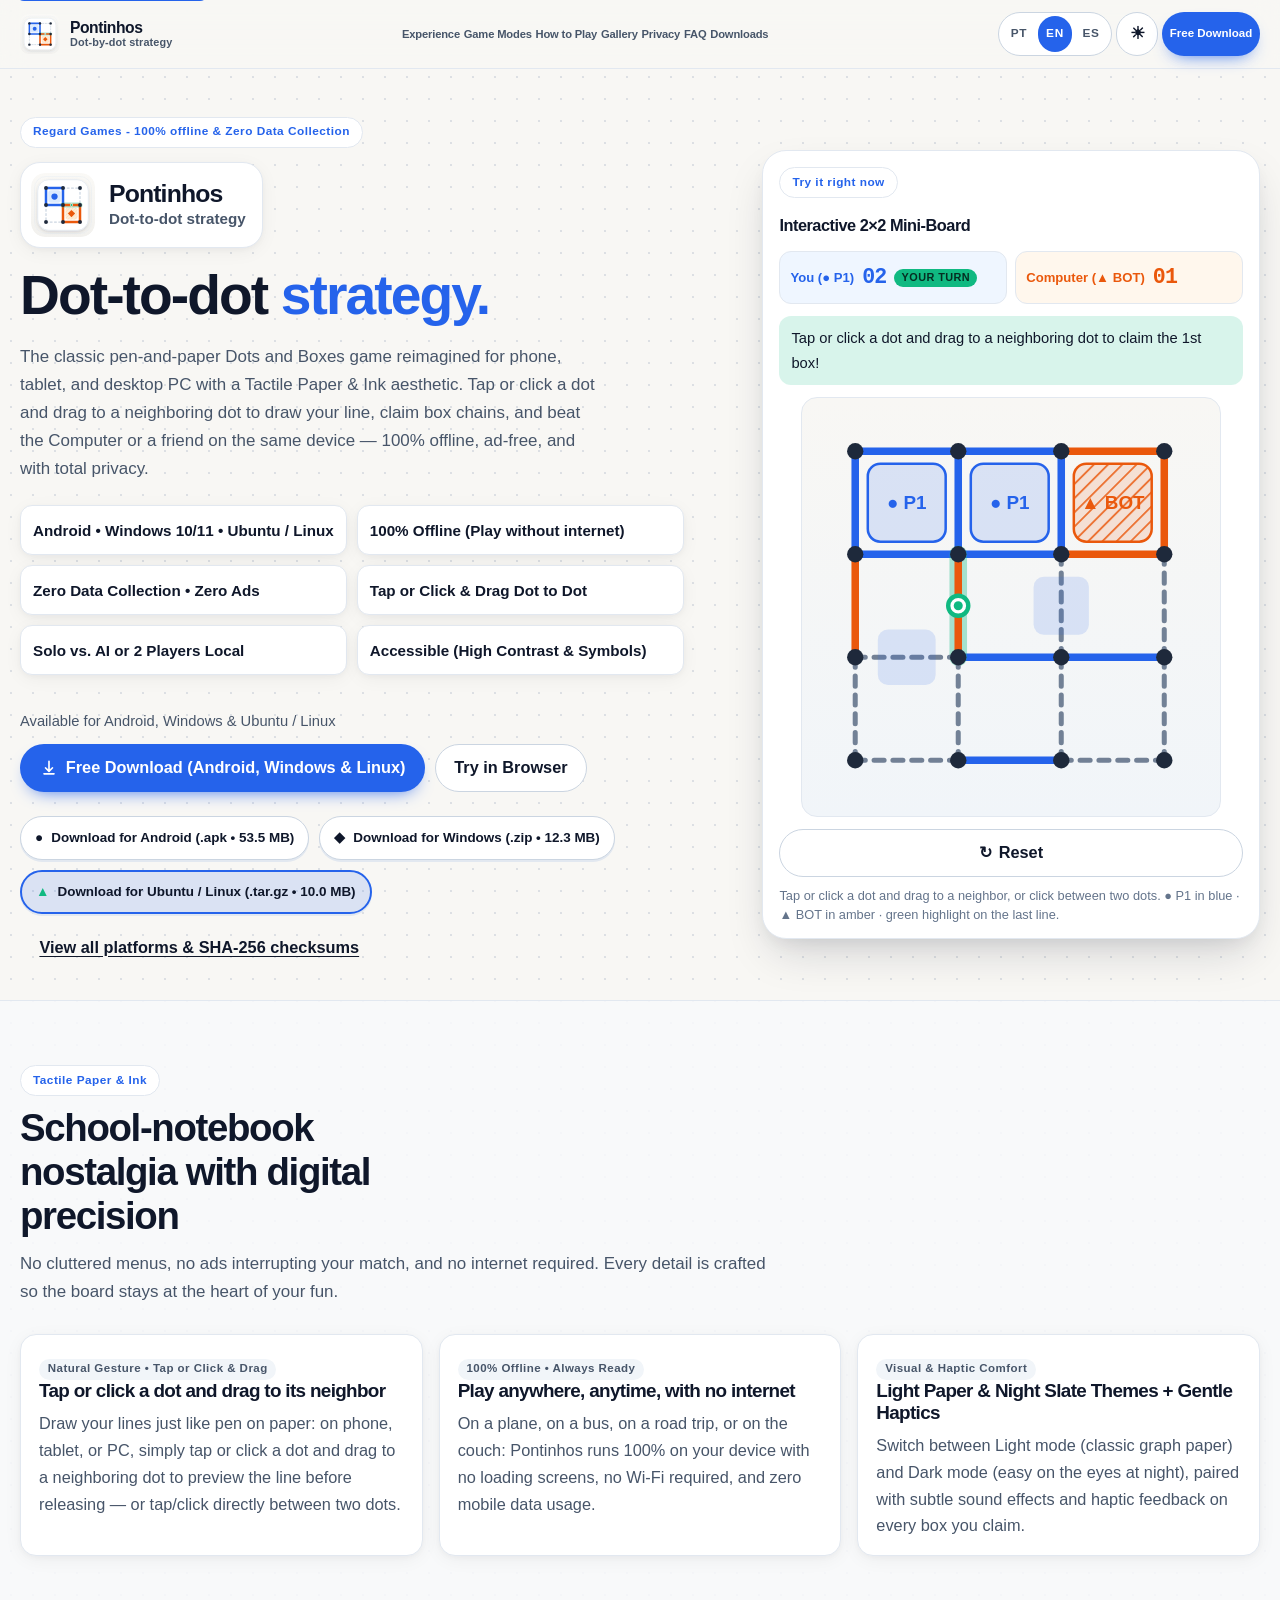
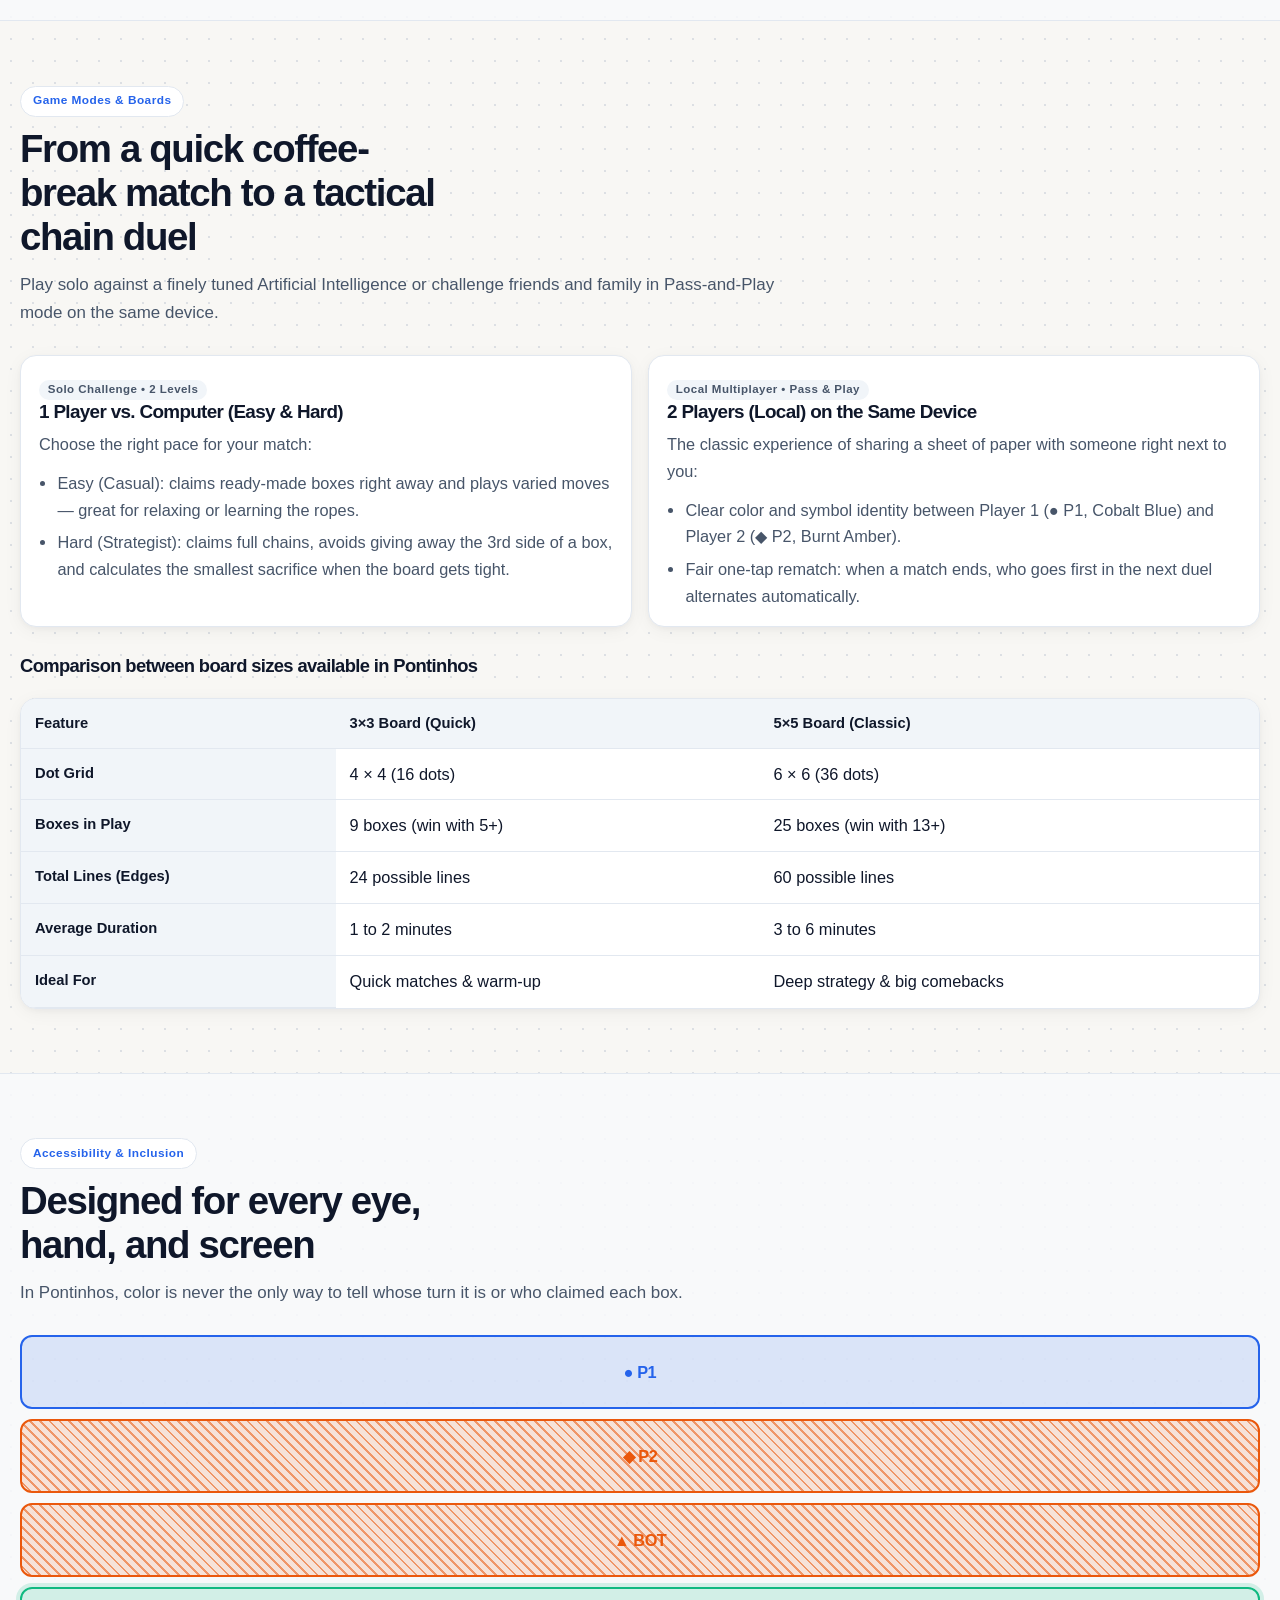
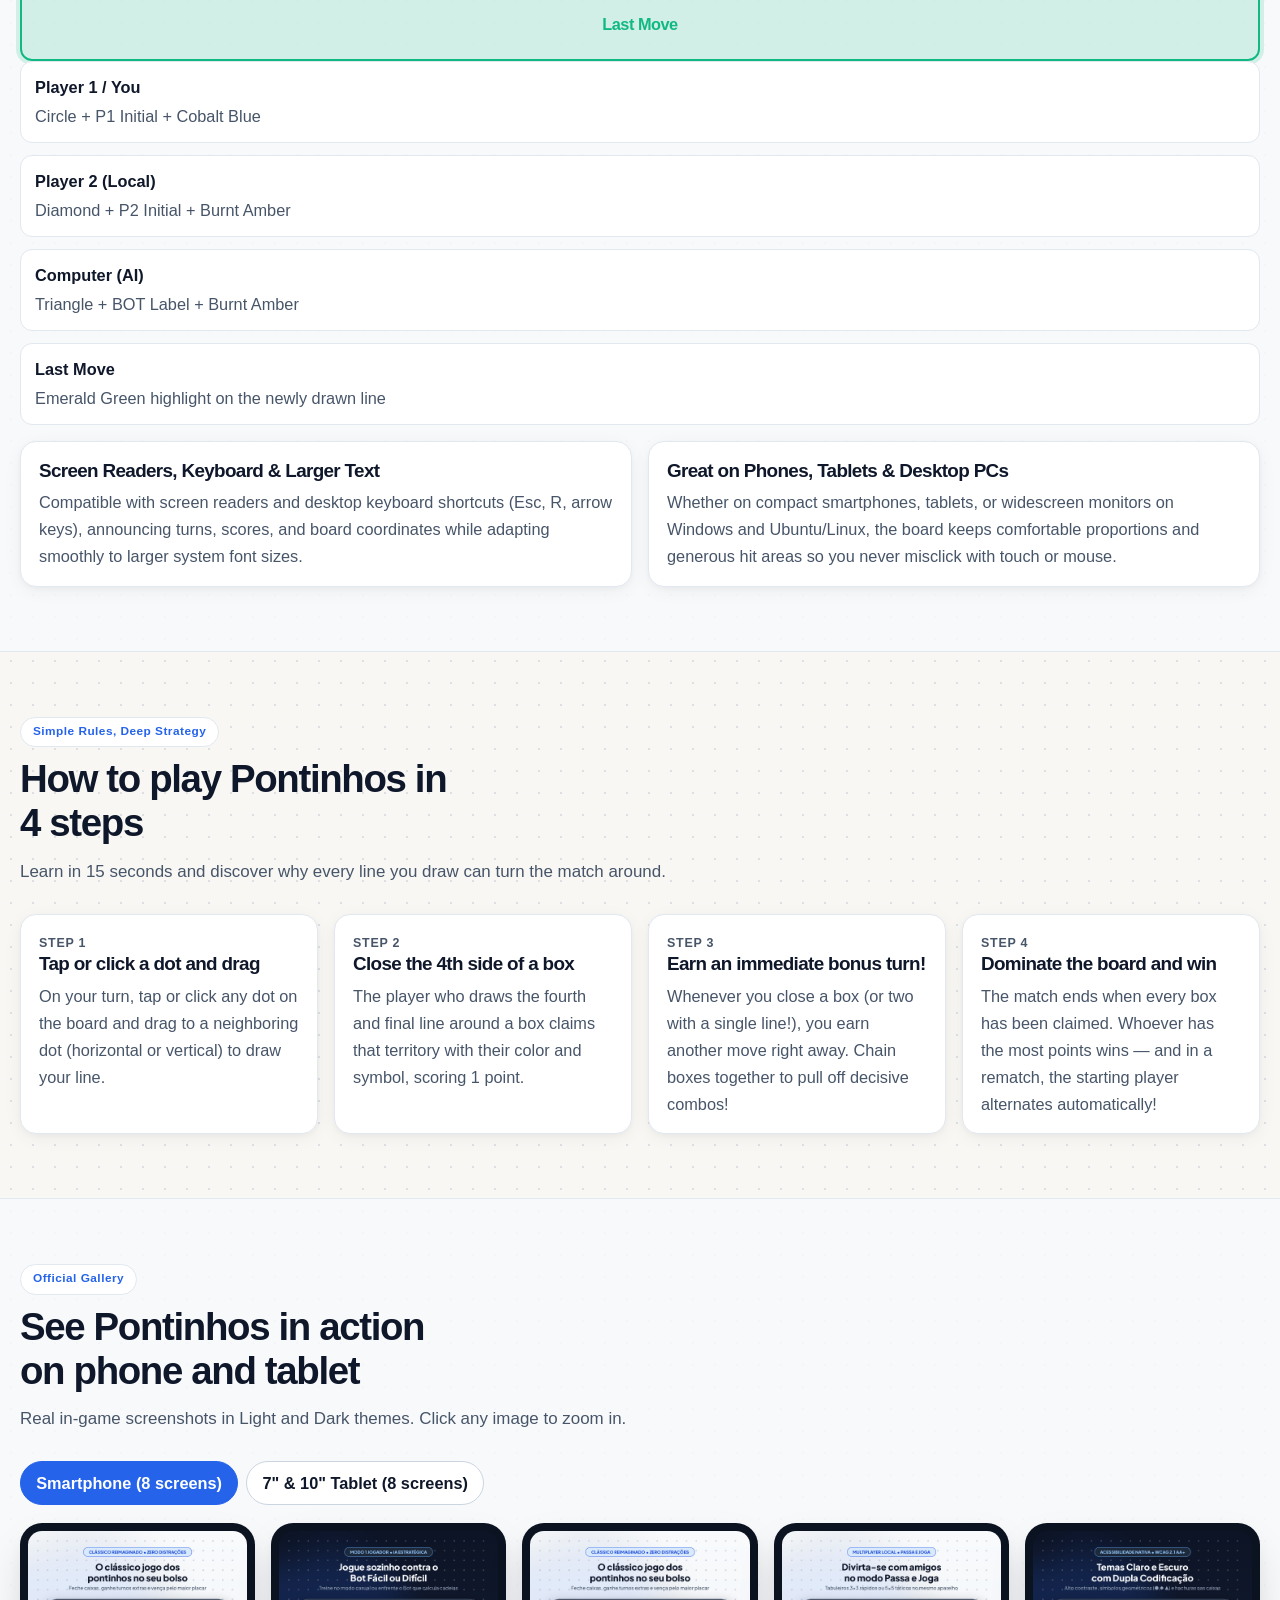
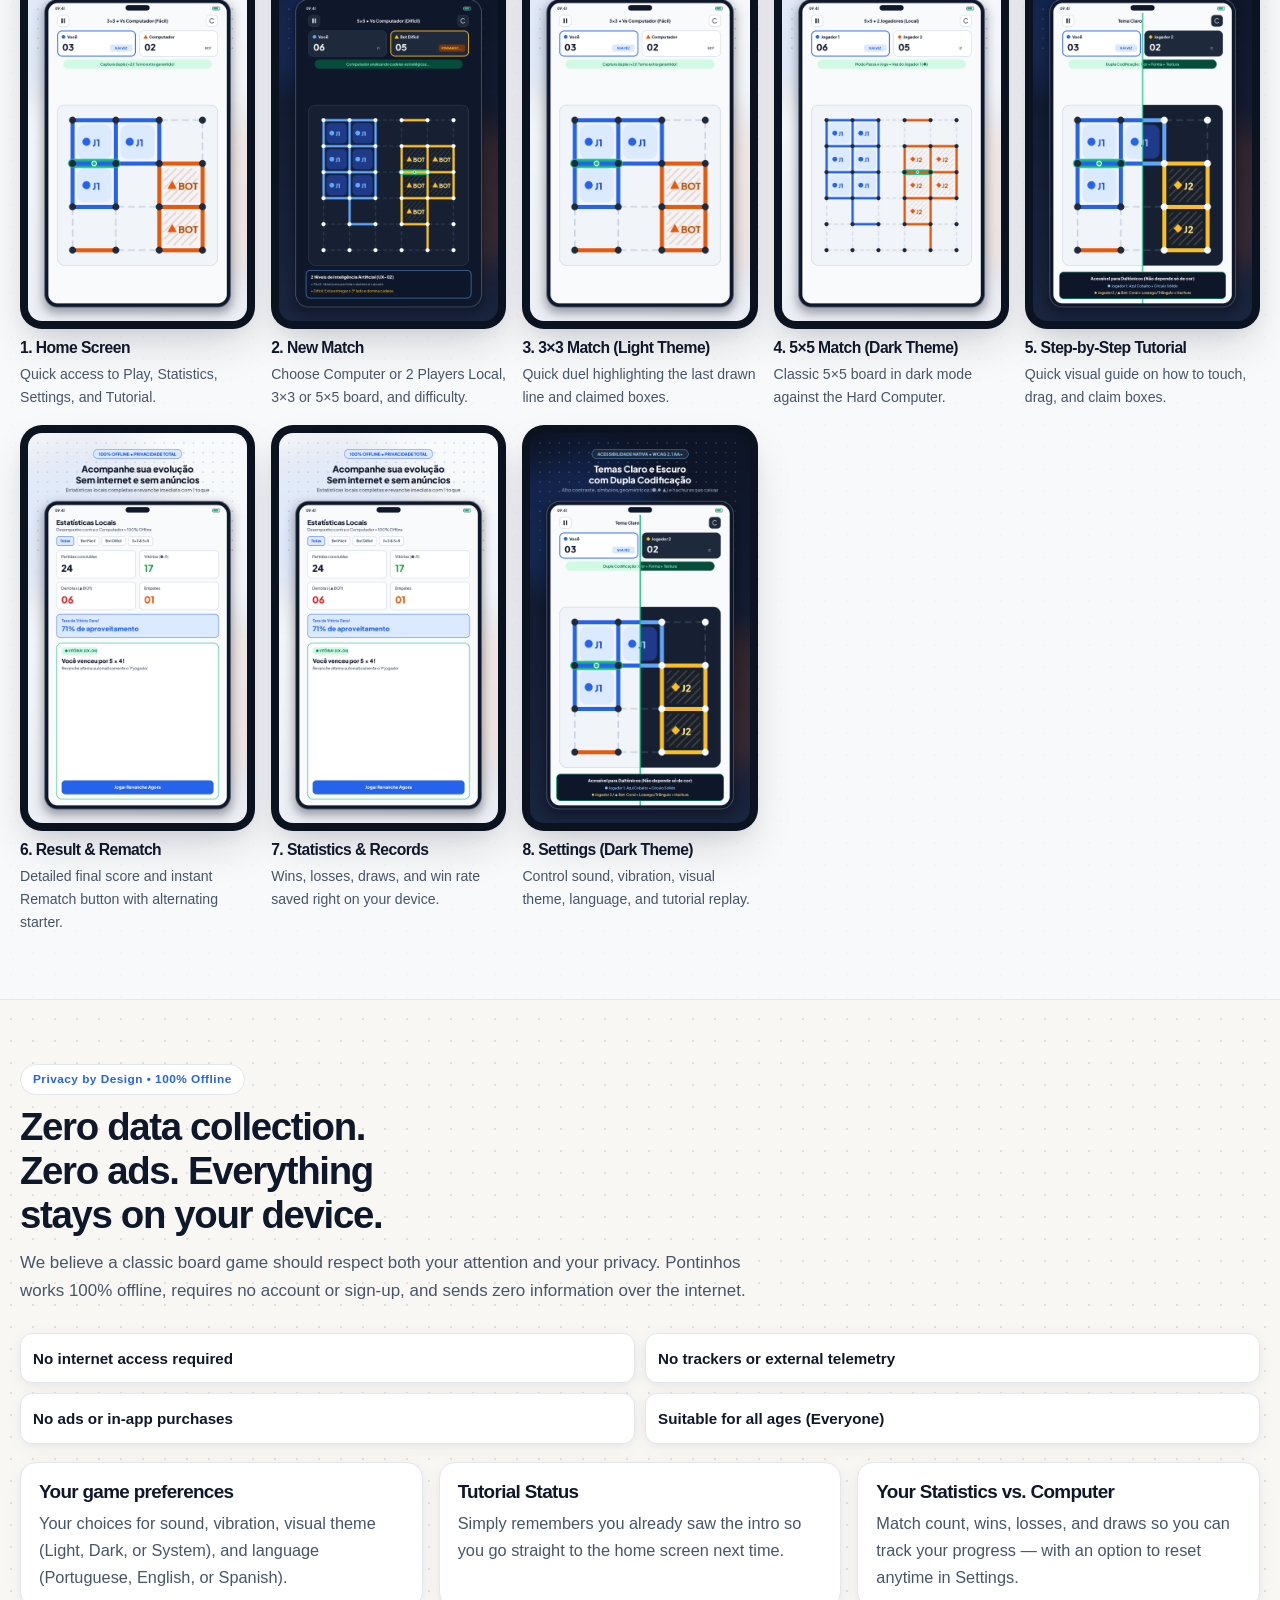
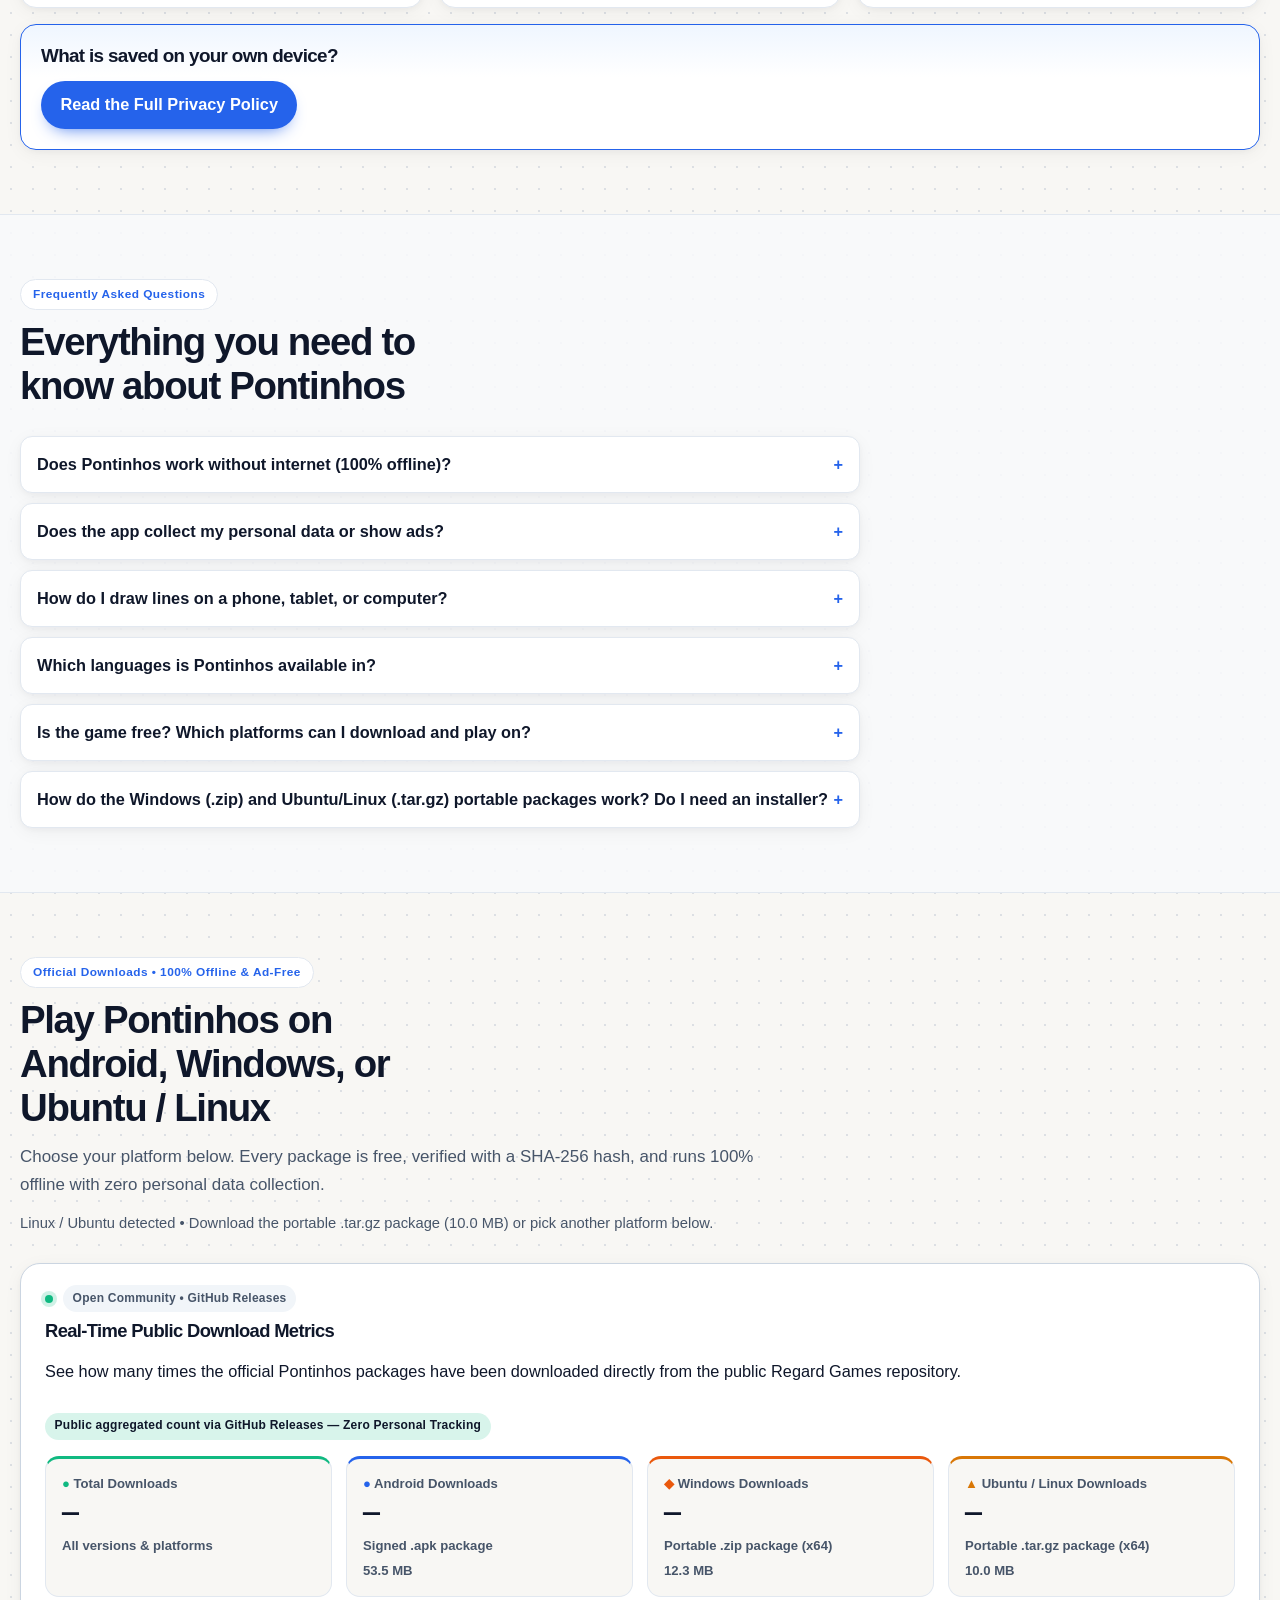
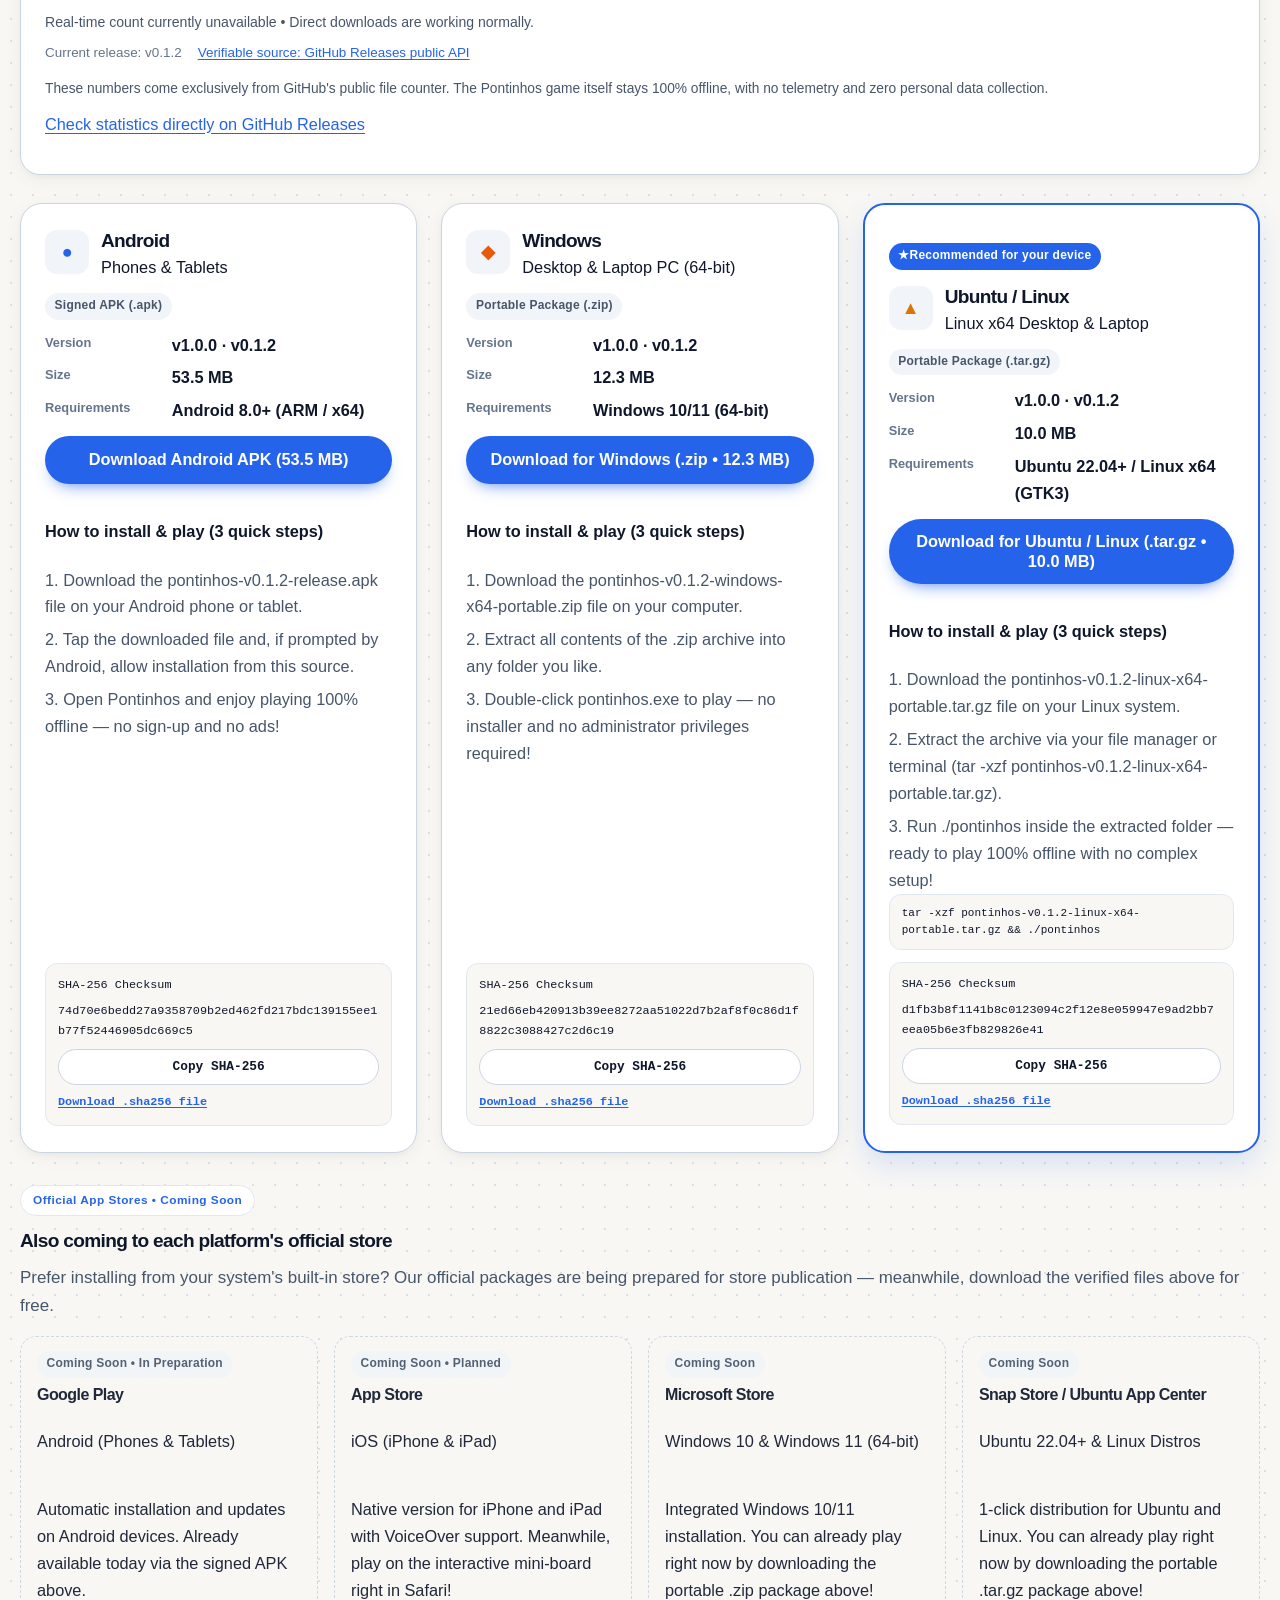
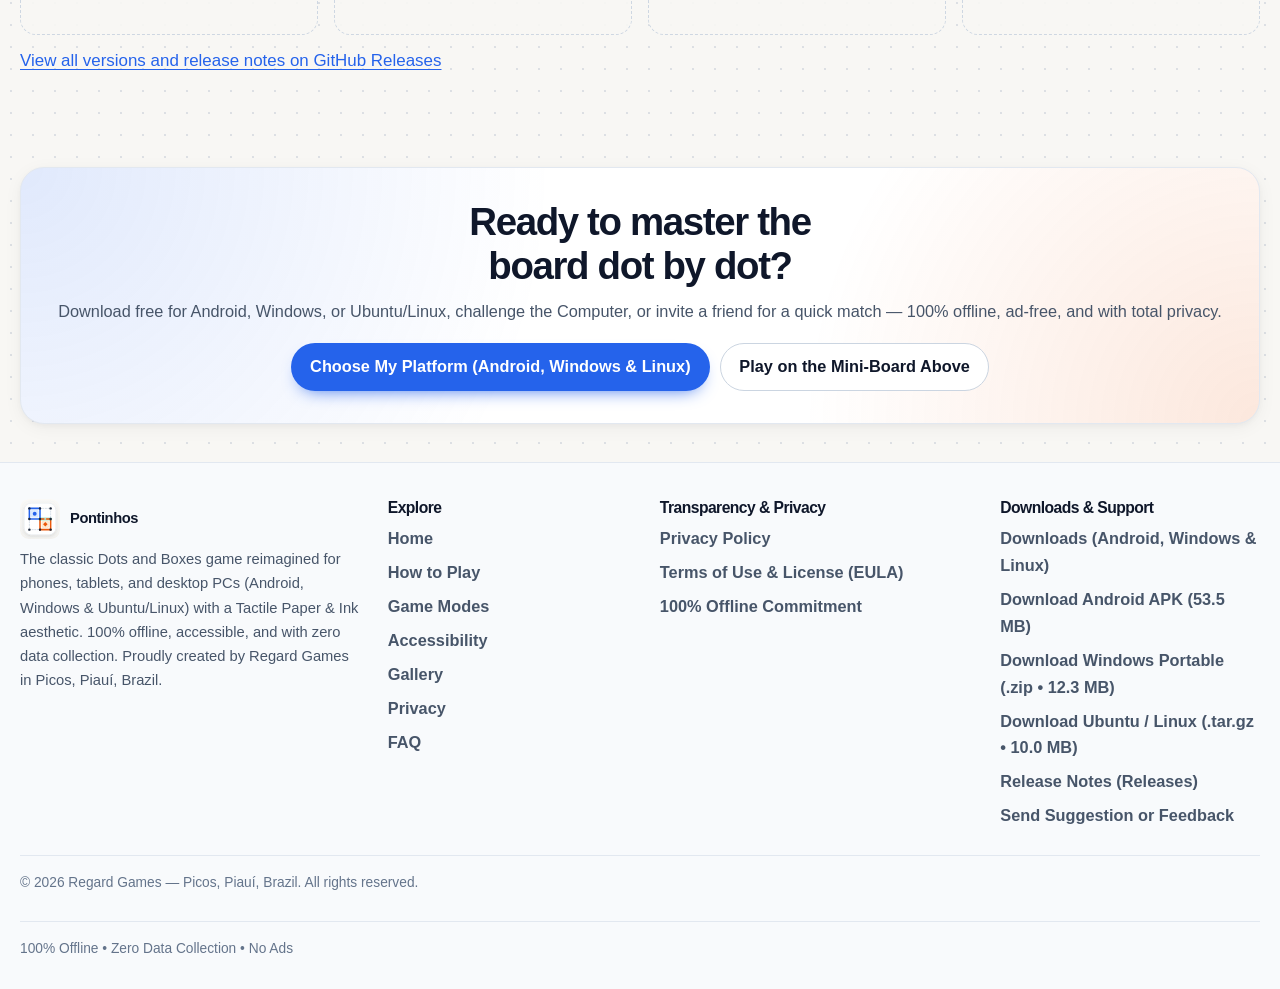
<file: index.html>
<!DOCTYPE html>
<html lang="pt-BR">
<head>
  <meta charset="utf-8">
  <meta name="viewport" content="width=device-width, initial-scale=1">
  <title>Pontinhos — Estratégia ponto a ponto para Android, Windows e Linux | 100% Offline | Regard Games</title>
  <meta name="description" content="Jogue o clássico Jogo dos Pontinhos no Android, Windows e Ubuntu/Linux! Toque ou clique e arraste ponto a ponto, desafie o Computador ou jogue com amigos. 100% offline, sem anúncios e zero coleta de dados. Criado pela Regard Games em Picos, Piauí, Brasil.">
  <meta name="theme-color" content="#F8F7F4" media="(prefers-color-scheme: light)">
  <meta name="theme-color" content="#0F172A" media="(prefers-color-scheme: dark)">
  <link rel="icon" type="image/svg+xml" href="store-assets/logo-mark.svg">
  <link rel="icon" type="image/png" sizes="32x32" href="store-assets/favicon-32x32.png">
  <link rel="icon" type="image/png" sizes="512x512" href="store-assets/play-store-icon-512x512.png">
  <link rel="apple-touch-icon" sizes="180x180" href="store-assets/apple-touch-icon-180x180.png">
  <link rel="apple-touch-icon" sizes="1024x1024" href="store-assets/app-store-icon-1024x1024.png">
  <link rel="canonical" href="https://regardgames.github.io/pontinhos/">
  <link rel="stylesheet" href="landing.css">

  <meta property="og:type" content="website">
  <meta property="og:locale" content="pt_BR">
  <meta property="og:locale:alternate" content="en_US">
  <meta property="og:locale:alternate" content="es_ES">
  <meta property="og:site_name" content="Pontinhos — Regard Games">
  <meta property="og:title" content="Pontinhos — Estratégia ponto a ponto (Android, Windows e Ubuntu/Linux • 100% Offline)">
  <meta property="og:description" content="Toque ou clique em um ponto e arraste até o vizinho para fechar quadrados! Baixe grátis para Android (.apk), Windows (.zip) e Ubuntu/Linux (.tar.gz) — 100% offline, sem anúncios e zero coleta de dados.">
  <meta property="og:url" content="https://regardgames.github.io/pontinhos/">
  <meta property="og:image" content="https://regardgames.github.io/pontinhos/assets/feature-graphic.png">
  <meta property="og:image:width" content="1024">
  <meta property="og:image:height" content="500">
  <meta property="og:image:alt" content="Banner oficial do Pontinhos — Estratégia ponto a ponto">

  <meta name="twitter:card" content="summary_large_image">
  <meta name="twitter:title" content="Pontinhos — Estratégia ponto a ponto (Android, Windows e Ubuntu/Linux • 100% Offline)">
  <meta name="twitter:description" content="Toque ou clique em um ponto e arraste até o vizinho para fechar quadrados! Baixe grátis para Android (.apk), Windows (.zip) e Ubuntu/Linux (.tar.gz) — 100% offline, sem anúncios e zero coleta de dados.">
  <meta name="twitter:image" content="https://regardgames.github.io/pontinhos/assets/feature-graphic.png">

  <script type="application/ld+json">
  {
    "@context": "https://schema.org",
    "@type": "VideoGame",
    "name": "Pontinhos",
    "alternateName": ["Jogo dos Pontinhos", "Dots and Boxes", "Puntos y Cajas", "Timbiriche"],
    "description": "O clássico jogo de estratégia ponto a ponto para Android, Windows e Ubuntu/Linux. Toque ou clique em um ponto e arraste até o ponto vizinho para fechar quadrados, desafie o Computador ou jogue com um amigo no mesmo aparelho — 100% offline, sem anúncios e com zero coleta de dados.",
    "genre": ["Strategy", "Board Game", "Puzzle", "Casual"],
    "playMode": ["SinglePlayer", "MultiPlayer", "CoOp"],
    "numberOfPlayers": {
      "@type": "QuantitativeValue",
      "minValue": 1,
      "maxValue": 2
    },
    "applicationCategory": "GameApplication",
    "operatingSystem": "Android 8.0+, Windows 10/11 (x64), Ubuntu 22.04+ / Linux (x64), iOS",
    "inLanguage": ["pt-BR", "en", "es"],
    "softwareVersion": "1.0.0 (v0.1.2)",
    "url": "https://regardgames.github.io/pontinhos/",
    "downloadUrl": [
    "https://github.com/regardgames/pontinhos/releases/download/v0.1.2/pontinhos-v0.1.2-release.apk",
    "https://github.com/regardgames/pontinhos/releases/download/v0.1.2/pontinhos-v0.1.2-windows-x64-portable.zip",
    "https://github.com/regardgames/pontinhos/releases/download/v0.1.2/pontinhos-v0.1.2-linux-x64-portable.tar.gz"
  ],
    "installUrl": "https://github.com/regardgames/pontinhos/releases/tag/v0.1.2",
    "image": "https://regardgames.github.io/pontinhos/assets/feature-graphic.png",
    "screenshot": [
      "https://regardgames.github.io/pontinhos/assets/screenshots/phone/01_home_light.png",
      "https://regardgames.github.io/pontinhos/assets/screenshots/phone/03_gameplay_3x3_light.png",
      "https://regardgames.github.io/pontinhos/assets/screenshots/phone/04_gameplay_5x5_dark.png"
    ],
    "author": {
      "@type": "Organization",
      "name": "Regard Games",
      "address": {
        "@type": "PostalAddress",
        "addressLocality": "Picos",
        "addressRegion": "PI",
        "addressCountry": "BR"
      }
    },
    "offers": {
      "@type": "Offer",
      "price": "0",
      "priceCurrency": "BRL",
      "availability": "https://schema.org/InStock"
    }
  }
  </script>
  <script>
    (function () {
      try {
        var stored = localStorage.getItem('pontinhos-web-theme');
        var theme = stored === 'light' || stored === 'dark'
          ? stored
          : (window.matchMedia('(prefers-color-scheme: dark)').matches ? 'dark' : 'light');
        if (theme === 'dark') document.documentElement.setAttribute('data-theme', 'dark');
      } catch (err) {}
    })();
  </script>
</head>
<body>
  <a class="skip-link" href="#conteudo-principal" data-i18n="nav.skipLink">Pular para o conteúdo principal</a>
  <noscript class="noscript"><span data-i18n="nav.noscript">Ative o JavaScript para jogar no mini-tabuleiro, trocar o idioma e alternar o tema. O restante da página permanece legível.</span></noscript>

  <header class="site-header">
    <div class="header-bar container">
      <a class="brand" href="#inicio">
        <img class="brand-logo" src="store-assets/logo-mark.svg" width="40" height="40" alt="Logomarca oficial do jogo Pontinhos" data-i18n-alt="nav.logoAlt">
        <span class="brand-text">
          <span class="brand-name">Pontinhos</span>
          <span class="brand-tagline" data-i18n="brand.tagline">Estratégia ponto a ponto</span>
        </span>
      </a>
      <button type="button" class="nav-toggle" aria-expanded="false" aria-controls="site-nav" data-i18n-aria="nav.menuOpen" aria-label="Abrir menu de navegação">
        <span class="nav-toggle-bars" aria-hidden="true"></span>
        <span data-i18n="nav.menuLabel">Menu</span>
      </button>
      <nav id="site-nav" class="site-nav" data-i18n-aria="nav.mainAria" aria-label="Navegação principal">
        <a href="#experiencia" data-i18n="nav.experience">A Experiência</a>
        <a href="#modos-de-jogo" data-i18n="nav.modes">Modos de Jogo</a>
        <a href="#como-jogar" data-i18n="nav.howToPlay">Como Jogar</a>
        <a href="#galeria" data-i18n="nav.gallery">Galeria</a>
        <a href="#privacidade" data-i18n="nav.privacy">Privacidade</a>
        <a href="#faq" data-i18n="nav.faq">FAQ</a>
        <a href="#download" data-i18n="nav.download">Downloads</a>
        <a
          class="btn btn-primary site-nav-cta"
          href="#download"
          data-i18n="nav.downloadCta"
        >Baixar Grátis</a>
      </nav>
      <div class="header-actions">
        <div class="lang-switch" role="group" data-i18n-aria="nav.langGroupAria" aria-label="Selecionar idioma da página">
          <button type="button" data-lang="pt-BR" aria-pressed="true">PT</button>
          <button type="button" data-lang="en" aria-pressed="false">EN</button>
          <button type="button" data-lang="es" aria-pressed="false">ES</button>
        </div>
        <button type="button" id="theme-toggle" class="theme-toggle" data-i18n-aria="nav.themeToggleAria" aria-label="Alternar entre tema claro e escuro" aria-pressed="false">
          <span class="theme-icon" aria-hidden="true">☀</span>
          <span class="theme-label" data-i18n="nav.themeLight">Claro</span>
        </button>
        <a class="btn btn-primary btn-compact" href="#download" data-i18n="nav.downloadCta">Baixar Grátis</a>
      </div>
    </div>
  </header>

  <main id="conteudo-principal">
    <section id="inicio" class="hero-section" aria-labelledby="hero-titulo">
      <div class="container hero-grid">
        <div class="hero-copy">
          <p class="eyebrow" data-i18n="hero.eyebrow">Regard Games - 100% offline &amp; Zero Coleta de Dados</p>
          <div class="hero-brand-lockup">
            <img class="brand-logo" src="store-assets/logo-mark.svg" width="64" height="64" alt="Logomarca oficial do jogo Pontinhos" data-i18n-alt="nav.logoAlt">
            <div class="hero-brand-copy">
              <p class="hero-brand-name">Pontinhos</p>
              <p class="hero-brand-tagline" data-i18n="nav.brandTagline">Estratégia ponto a ponto</p>
            </div>
          </div>
          <h1 id="hero-titulo"><span data-i18n="hero.titleLine1">Estratégia</span> <span class="hero-accent" data-i18n="hero.titleAccent">ponto a ponto.</span></h1>
          <p class="hero-lead" data-i18n="hero.lead">O clássico Jogo dos Pontinhos de papel e caneta reinventado para celular, tablet e computador com estética Tactile Paper &amp; Ink. Toque ou clique em um ponto e arraste até o ponto vizinho para traçar sua linha, feche quadrados em cadeia e vença o Computador ou um amigo no mesmo aparelho — 100% offline, sem anúncios e com privacidade absoluta.</p>
          <ul class="trust-pills" aria-label="Destaques">
            <li><strong data-i18n="hero.badgePlatforms">Android • Windows 10/11 • Ubuntu / Linux</strong></li>
            <li><strong data-i18n="hero.badgeOffline">100% Offline (Jogue sem internet)</strong></li>
            <li><strong data-i18n="hero.badgePrivacy">Zero Coleta de Dados • Zero Anúncios</strong></li>
            <li><strong data-i18n="hero.badgeDrag">Toque ou Clique e Arraste Ponto a Ponto</strong></li>
            <li><strong data-i18n="hero.badgeModes">Solo vs. IA ou 2 Jogadores Local</strong></li>
            <li><strong data-i18n="hero.badgeWcag">Acessível (Alto Contraste &amp; Símbolos)</strong></li>
          </ul>
          <div class="hero-actions">
            <p class="hero-platform-banner" data-i18n="hero.platformBanner">Disponível para Android, Windows e Ubuntu / Linux</p>
            <div class="hero-cta-row">
              <a href="#download" class="btn btn-primary" id="hero-primary-download">
                <svg class="btn-icon" width="20" height="20" viewBox="0 0 24 24" aria-hidden="true" fill="currentColor">
                  <path d="M12 3a1 1 0 0 1 1 1v9.59l2.3-2.3a1 1 0 1 1 1.4 1.42l-4 4a1 1 0 0 1-1.4 0l-4-4a1 1 0 1 1 1.4-1.42L11 13.59V4a1 1 0 0 1 1-1z"/>
                  <path d="M5 19a1 1 0 0 1 1-1h12a1 1 0 1 1 0 2H6a1 1 0 0 1-1-1z"/>
                </svg>
                <span data-i18n="hero.ctaDownloadSection">Baixar Grátis (Android, Windows e Linux)</span>
              </a>
              <a href="#tabuleiro-interativo" class="btn btn-secondary" data-i18n="hero.ctaPlayDemo">Experimentar no Navegador</a>
            </div>
            <div class="hero-platform-pills" role="group" data-i18n-aria="download.directGroupAria" aria-label="Downloads diretos por plataforma">
              <a class="platform-pill" data-platform-target="android" data-direct-download="android" href="https://github.com/regardgames/pontinhos/releases/download/v0.1.2/pontinhos-v0.1.2-release.apk">
                <span class="platform-pill-dot" aria-hidden="true">●</span>
                <span data-i18n="hero.ctaDownloadAndroid">Baixar para Android (.apk • 53,5 MB)</span>
              </a>
              <a class="platform-pill" data-platform-target="windows" data-direct-download="windows" href="https://github.com/regardgames/pontinhos/releases/download/v0.1.2/pontinhos-v0.1.2-windows-x64-portable.zip">
                <span class="platform-pill-dot" aria-hidden="true">◆</span>
                <span data-i18n="hero.ctaDownloadWindows">Baixar para Windows (.zip • 12,3 MB)</span>
              </a>
              <a class="platform-pill" data-platform-target="linux" data-direct-download="linux" href="https://github.com/regardgames/pontinhos/releases/download/v0.1.2/pontinhos-v0.1.2-linux-x64-portable.tar.gz">
                <span class="platform-pill-dot" aria-hidden="true">▲</span>
                <span data-i18n="hero.ctaDownloadLinux">Baixar para Ubuntu / Linux (.tar.gz • 10,0 MB)</span>
              </a>
            </div>
            <a class="btn btn-text" href="#download" data-i18n="hero.ctaAllPlatforms">Ver todas as plataformas e checksums SHA-256</a>
          </div>
        </div>

        <div id="tabuleiro-interativo" class="board-card">
          <p class="eyebrow" data-i18n="demo.kicker">Experimente agora</p>
          <p class="board-widget-title" id="board-widget-title" data-i18n="demo.title">Mini-Tabuleiro 2×2 Interativo</p>
          <div class="scoreboard">
            <div class="score score-p1">
              <span class="score-label" data-i18n="demo.youLabel">Você (● J1)</span>
              <strong class="score-value" id="score-p1">02</strong>
              <span class="turn-badge" id="turn-p1" data-i18n="demo.badgeYou">SUA VEZ</span>
            </div>
            <div class="score score-bot">
              <span class="score-label" data-i18n="demo.botLabel">Computador (▲ BOT)</span>
              <strong class="score-value" id="score-bot">01</strong>
              <span class="turn-badge" id="turn-bot" data-i18n="demo.badgeBot" hidden>VEZ DO BOT</span>
            </div>
          </div>
          <p class="board-status" id="board-status" role="status" aria-live="polite" data-i18n="demo.msgInitial">Toque ou clique em um ponto e arraste até o ponto vizinho para fechar o 1º quadrado!</p>
          <p class="visually-hidden" id="board-help" data-i18n="demo.help">Use Tab para navegar até uma linha tracejada e pressione Enter ou Espaço para jogar. Você também pode tocar ou clicar em um ponto e arrastar até o ponto vizinho.</p>
          <div class="board-surface" id="board-mount"></div>
          <button type="button" class="btn btn-secondary board-reset" id="reset-board" data-i18n-aria="demo.resetAria" aria-label="Reiniciar demonstração do mini-tabuleiro"><span aria-hidden="true">↻ </span><span data-i18n="demo.resetBtn">Reiniciar</span></button>
          <p class="board-legend" data-i18n="demo.legend">Toque ou clique em um ponto e arraste até o vizinho (ou clique entre dois pontos). ● J1 em azul · ▲ BOT em âmbar · destaque verde na última linha.</p>
        </div>
      </div>
    </section>

    <section id="experiencia" class="band band-alt" aria-labelledby="experiencia-titulo">
      <div class="container">
        <div class="section-heading">
          <p class="eyebrow" data-i18n="exp.kicker">Tactile Paper &amp; Ink</p>
          <h2 id="experiencia-titulo" data-i18n="exp.title">A nostalgia do caderno escolar com precisão digital</h2>
          <p class="section-lead" data-i18n="exp.subtitle">Sem menus confusos, sem propagandas interrompendo sua partida e sem precisar de internet. Cada detalhe foi desenhado para que o tabuleiro seja o centro da sua diversão.</p>
        </div>
        <div class="cards-3">
          <article class="card">
            <p class="seal" data-i18n="exp.card1Badge">Gesto Natural • Toque ou Clique e Arraste</p>
            <h3 data-i18n="exp.card1Title">Toque ou clique em um ponto e arraste até o vizinho</h3>
            <p data-i18n="exp.card1Body">Desenhe suas linhas como se estivesse com a caneta no papel: no celular, tablet ou PC, basta tocar ou clicar em um ponto e arrastar até o ponto vizinho para ver o traço antes de soltar — ou tocar/clicar diretamente entre dois pontos.</p>
          </article>
          <article class="card">
            <p class="seal" data-i18n="exp.card2Badge">100% Offline • Sempre Pronto</p>
            <h3 data-i18n="exp.card2Title">Jogue onde e quando quiser, sem internet</h3>
            <p data-i18n="exp.card2Body">No avião, no ônibus, na estrada ou no sofá: o Pontinhos roda 100% no seu aparelho, sem telas de carregamento, sem depender de sinal Wi-Fi e sem consumir seu pacote de dados.</p>
          </article>
          <article class="card">
            <p class="seal" data-i18n="exp.card3Badge">Conforto Visual &amp; Tátil</p>
            <h3 data-i18n="exp.card3Title">Temas Papel Claro e Lousa Noturna + Vibração Suave</h3>
            <p data-i18n="exp.card3Body">Alterne entre o tema Claro (papel quadriculado clássico) e o tema Escuro (confortável para jogar à noite), acompanhados de efeitos sonoros sutis e resposta tátil a cada quadrado conquistado.</p>
          </article>
        </div>
      </div>
    </section>

    <section id="modos-de-jogo" class="band" aria-labelledby="modos-titulo">
      <div class="container">
        <div class="section-heading">
          <p class="eyebrow" data-i18n="modes.kicker">Modos de Jogo &amp; Tabuleiros</p>
          <h2 id="modos-titulo" data-i18n="modes.title">Da partida rápida no café ao duelo estratégico de cadeias</h2>
          <p class="section-lead" data-i18n="modes.subtitle">Jogue sozinho contra uma Inteligência Artificial calibrada sob medida ou desafie amigos e família no modo Passa e Joga no mesmo aparelho.</p>
        </div>
        <div class="cards-2">
          <article class="card">
            <p class="mode-badge" data-i18n="modes.botBadge">Desafio Solo • 2 Níveis</p>
            <h3 data-i18n="modes.botTitle">1 Jogador vs. Computador (Fácil e Difícil)</h3>
            <p data-i18n="modes.botIntro">Escolha o ritmo ideal para o seu momento:</p>
            <ul>
              <li data-i18n="modes.botEasy">Fácil (Casual): aproveita quadrados prontos de imediato e faz jogadas variadas — perfeito para relaxar ou aprender a dinâmica do tabuleiro.</li>
              <li data-i18n="modes.botHard">Difícil (Estrategista): fecha cadeias completas, evita entregar o 3º lado de um quadrado e calcula o menor sacrifício quando o tabuleiro exige precisão.</li>
            </ul>
          </article>
          <article class="card">
            <p class="mode-badge" data-i18n="modes.localBadge">Multiplayer Local • Pass &amp; Play</p>
            <h3 data-i18n="modes.localTitle">2 Jogadores (Local) no Mesmo Aparelho</h3>
            <p data-i18n="modes.localIntro">A experiência clássica de dividir a folha de caderno com quem está ao seu lado:</p>
            <ul>
              <li data-i18n="modes.localItem1">Identidade visual e simbólica clara entre Jogador 1 (● J1, Azul Cobalto) e Jogador 2 (◆ J2, Âmbar Queimado).</li>
              <li data-i18n="modes.localItem2">Revanche justa com um toque: ao terminar a partida, quem começa o próximo duelo alterna automaticamente.</li>
            </ul>
          </article>
        </div>

        <h3 class="subsection-title" data-i18n="modes.tableCaption">Comparação entre os tamanhos de tabuleiro disponíveis no Pontinhos</h3>
        <div class="table-scroll">
          <table>
            <caption class="visually-hidden" data-i18n="modes.tableCaption">Comparação entre os tamanhos de tabuleiro disponíveis no Pontinhos</caption>
            <thead>
              <tr>
                <th scope="col" data-i18n="modes.thFeature">Característica</th>
                <th scope="col" data-i18n="modes.th3x3">Tabuleiro 3×3 (Rápido)</th>
                <th scope="col" data-i18n="modes.th5x5">Tabuleiro 5×5 (Clássico)</th>
              </tr>
            </thead>
            <tbody>
              <tr>
                <th scope="row" data-i18n="modes.rowGridLabel">Grade de Pontos</th>
                <td data-i18n="modes.rowGrid3x3">4 × 4 (16 pontos)</td>
                <td data-i18n="modes.rowGrid5x5">6 × 6 (36 pontos)</td>
              </tr>
              <tr>
                <th scope="row" data-i18n="modes.rowBoxesLabel">Quadrados Disputados</th>
                <td data-i18n="modes.rowBoxes3x3">9 quadrados (vence com 5+)</td>
                <td data-i18n="modes.rowBoxes5x5">25 quadrados (vence com 13+)</td>
              </tr>
              <tr>
                <th scope="row" data-i18n="modes.rowEdgesLabel">Total de Traços (Linhas)</th>
                <td data-i18n="modes.rowEdges3x3">24 linhas possíveis</td>
                <td data-i18n="modes.rowEdges5x5">60 linhas possíveis</td>
              </tr>
              <tr>
                <th scope="row" data-i18n="modes.rowTimeLabel">Duração Média</th>
                <td data-i18n="modes.rowTime3x3">1 a 2 minutos</td>
                <td data-i18n="modes.rowTime5x5">3 a 6 minutos</td>
              </tr>
              <tr>
                <th scope="row" data-i18n="modes.rowProfileLabel">Perfil Ideal</th>
                <td data-i18n="modes.rowProfile3x3">Partidas ágeis e aquecimento</td>
                <td data-i18n="modes.rowProfile5x5">Estratégia profunda e grandes viradas</td>
              </tr>
            </tbody>
          </table>
        </div>
      </div>
    </section>

    <section id="acessibilidade" class="band band-alt" aria-labelledby="acessibilidade-titulo">
      <div class="container">
        <div class="section-heading">
          <p class="eyebrow" data-i18n="a11y.kicker">Acessibilidade &amp; Inclusão</p>
          <h2 id="acessibilidade-titulo" data-i18n="a11y.title">Pensado para todos os olhares, mãos e telas</h2>
          <p class="section-lead" data-i18n="a11y.subtitle">No Pontinhos, a cor nunca é a única forma de identificar de quem é a vez ou quem conquistou cada quadrado.</p>
        </div>
        <div class="swatch-row" aria-hidden="true">
          <div class="swatch swatch-p1" data-i18n="demo.boxOwnerYou">● J1</div>
          <div class="swatch swatch-p2" data-i18n="demo.boxOwnerP2">◆ J2</div>
          <div class="swatch swatch-bot" data-i18n="demo.boxOwnerBot">▲ BOT</div>
          <div class="swatch swatch-last" data-i18n="a11y.lastMoveRole">Última Jogada</div>
        </div>
        <ul class="identity-list">
          <li><strong data-i18n="a11y.p1Role">Jogador 1 / Você</strong><span data-i18n="a11y.p1Desc">Círculo + Inicial J1 + Azul Cobalto</span></li>
          <li><strong data-i18n="a11y.p2Role">Jogador 2 (Local)</strong><span data-i18n="a11y.p2Desc">Losango + Inicial J2 + Âmbar Queimado</span></li>
          <li><strong data-i18n="a11y.botRole">Computador (IA)</strong><span data-i18n="a11y.botDesc">Triângulo + Rótulo BOT + Âmbar Queimado</span></li>
          <li><strong data-i18n="a11y.lastMoveRole">Última Jogada</strong><span data-i18n="a11y.lastMoveDesc">Destaque Verde Esmeralda no traço recém-marcado</span></li>
        </ul>
        <div class="cards-2" style="margin-top:16px">
          <article class="card">
            <h3 data-i18n="a11y.card1Title">Leitores de Tela, Teclado e Texto Ampliado</h3>
            <p data-i18n="a11y.card1Body">Compatível com leitores de tela e atalhos de teclado no desktop (Esc, R, setas), anunciando turnos, placar e coordenadas do tabuleiro, além de se adaptar perfeitamente a fontes ampliadas do sistema.</p>
          </article>
          <article class="card">
            <h3 data-i18n="a11y.card2Title">Perfeito no Celular, Tablet e Computador</h3>
            <p data-i18n="a11y.card2Body">Seja em smartphones compactos, tablets ou monitores widescreen no Windows e Ubuntu/Linux, o tabuleiro mantém proporções confortáveis e áreas generosas para jogar no toque ou no mouse sem cliques acidentais.</p>
          </article>
        </div>
      </div>
    </section>

    <section id="como-jogar" class="band" aria-labelledby="como-jogar-titulo">
      <div class="container">
        <div class="section-heading">
          <p class="eyebrow" data-i18n="how.kicker">Regras Simples, Estratégia Profunda</p>
          <h2 id="como-jogar-titulo" data-i18n="how.title">Como jogar Pontinhos em 4 passos</h2>
          <p class="section-lead" data-i18n="how.subtitle">Aprenda em 15 segundos e descubra por que cada linha traçada pode mudar o destino da partida.</p>
        </div>
        <div class="steps-4">
          <article class="card">
            <p class="step-index" data-i18n="how.step1Num">Passo 1</p>
            <h3 data-i18n="how.step1Title">Toque ou clique em um ponto e arraste</h3>
            <p data-i18n="how.step1Body">Na sua vez, toque ou clique em qualquer ponto do tabuleiro e arraste até um ponto vizinho (horizontal ou vertical) para traçar sua linha.</p>
          </article>
          <article class="card">
            <p class="step-index" data-i18n="how.step2Num">Passo 2</p>
            <h3 data-i18n="how.step2Title">Feche o 4º lado do quadrado</h3>
            <p data-i18n="how.step2Body">O jogador que desenhar a quarta e última linha ao redor de um quadrado conquista esse território com sua cor e símbolo, marcando 1 ponto.</p>
          </article>
          <article class="card">
            <p class="step-index" data-i18n="how.step3Num">Passo 3</p>
            <h3 data-i18n="how.step3Title">Ganhe um turno extra imediato!</h3>
            <p data-i18n="how.step3Body">Sempre que você fecha um quadrado (ou dois de uma só vez!), você ganha outra jogada imediata. Conecte sequências de quadrados para fazer combos decisivos!</p>
          </article>
          <article class="card">
            <p class="step-index" data-i18n="how.step4Num">Passo 4</p>
            <h3 data-i18n="how.step4Title">Domine o tabuleiro e vença</h3>
            <p data-i18n="how.step4Body">A partida termina quando todos os quadrados forem conquistados. Vence quem tiver mais pontos — e na revanche, quem começa alterna automaticamente!</p>
          </article>
        </div>
      </div>
    </section>

    <section id="galeria" class="band band-alt" aria-labelledby="galeria-titulo">
      <div class="container">
        <div class="section-heading">
          <p class="eyebrow" data-i18n="gallery.kicker">Galeria Oficial</p>
          <h2 id="galeria-titulo" data-i18n="gallery.title">Veja o Pontinhos em ação no celular e no tablet</h2>
          <p class="section-lead" data-i18n="gallery.subtitle">Capturas reais do jogo nos temas Claro e Escuro. Clique em qualquer imagem para ampliar.</p>
        </div>
        <div class="gallery-tabs" role="tablist" data-i18n-aria="gallery.tablistAria" aria-label="Filtrar galeria por dispositivo">
          <button type="button" role="tab" id="tab-phone" aria-selected="true" aria-controls="galeria-phone" tabindex="0" data-i18n="gallery.tabPhone">Smartphone (8 telas)</button>
          <button type="button" role="tab" id="tab-tablet" aria-selected="false" aria-controls="galeria-tablet" tabindex="-1" data-i18n="gallery.tabTablet">Tablet 7" e 10" (8 telas)</button>
        </div>
        <div role="tabpanel" id="galeria-phone" aria-labelledby="tab-phone">
          <div class="gallery-grid gallery-grid-phone">
            <figure class="shot"><div class="shot-frame"><button type="button" class="shot-open" data-i18n-aria="gallery.zoomAria" aria-label="Ampliar captura de tela"><img src="assets/screenshots/phone/01_home_light.png" width="1080" height="1920" alt="Tela Inicial" data-i18n-alt="gallery.cap1Title" loading="lazy" decoding="async"></button></div><figcaption><h3 data-i18n="gallery.cap1Title">1. Tela Inicial</h3><p data-i18n="gallery.cap1Sub">Acesso rápido para Jogar, Estatísticas, Configurações e Tutorial.</p></figcaption></figure>
            <figure class="shot"><div class="shot-frame"><button type="button" class="shot-open" data-i18n-aria="gallery.zoomAria" aria-label="Ampliar captura de tela"><img src="assets/screenshots/phone/02_new_game_light.png" width="1080" height="1920" alt="Nova Partida" data-i18n-alt="gallery.cap2Title" loading="lazy" decoding="async"></button></div><figcaption><h3 data-i18n="gallery.cap2Title">2. Nova Partida</h3><p data-i18n="gallery.cap2Sub">Escolha entre Computador ou 2 Jogadores Local, tabuleiro 3×3 ou 5×5 e dificuldade.</p></figcaption></figure>
            <figure class="shot"><div class="shot-frame"><button type="button" class="shot-open" data-i18n-aria="gallery.zoomAria" aria-label="Ampliar captura de tela"><img src="assets/screenshots/phone/03_gameplay_3x3_light.png" width="1080" height="1920" alt="Partida 3×3" data-i18n-alt="gallery.cap3Title" loading="lazy" decoding="async"></button></div><figcaption><h3 data-i18n="gallery.cap3Title">3. Partida 3×3 (Tema Claro)</h3><p data-i18n="gallery.cap3Sub">Duelo rápido com destaque na última linha traçada e quadrados conquistados.</p></figcaption></figure>
            <figure class="shot"><div class="shot-frame"><button type="button" class="shot-open" data-i18n-aria="gallery.zoomAria" aria-label="Ampliar captura de tela"><img src="assets/screenshots/phone/04_gameplay_5x5_dark.png" width="1080" height="1920" alt="Partida 5×5" data-i18n-alt="gallery.cap4Title" loading="lazy" decoding="async"></button></div><figcaption><h3 data-i18n="gallery.cap4Title">4. Partida 5×5 (Tema Escuro)</h3><p data-i18n="gallery.cap4Sub">Tabuleiro clássico 5×5 no tema noturno contra o Computador no nível Difícil.</p></figcaption></figure>
            <figure class="shot"><div class="shot-frame"><button type="button" class="shot-open" data-i18n-aria="gallery.zoomAria" aria-label="Ampliar captura de tela"><img src="assets/screenshots/phone/05_tutorial_light.png" width="1080" height="1920" alt="Tutorial" data-i18n-alt="gallery.cap5Title" loading="lazy" decoding="async"></button></div><figcaption><h3 data-i18n="gallery.cap5Title">5. Tutorial Passo a Passo</h3><p data-i18n="gallery.cap5Sub">Explicação visual rápida de como tocar, arrastar e fechar quadrados.</p></figcaption></figure>
            <figure class="shot"><div class="shot-frame"><button type="button" class="shot-open" data-i18n-aria="gallery.zoomAria" aria-label="Ampliar captura de tela"><img src="assets/screenshots/phone/06_victory_dialog_light.png" width="1080" height="1920" alt="Resultado e Revanche" data-i18n-alt="gallery.cap6Title" loading="lazy" decoding="async"></button></div><figcaption><h3 data-i18n="gallery.cap6Title">6. Resultado e Revanche</h3><p data-i18n="gallery.cap6Sub">Placar final detalhado e botão de Revanche imediata com alternância de quem começa.</p></figcaption></figure>
            <figure class="shot"><div class="shot-frame"><button type="button" class="shot-open" data-i18n-aria="gallery.zoomAria" aria-label="Ampliar captura de tela"><img src="assets/screenshots/phone/07_statistics_light.png" width="1080" height="1920" alt="Estatísticas" data-i18n-alt="gallery.cap7Title" loading="lazy" decoding="async"></button></div><figcaption><h3 data-i18n="gallery.cap7Title">7. Estatísticas e Recordes</h3><p data-i18n="gallery.cap7Sub">Histórico de vitórias, derrotas, empates e aproveitamento salvo no seu aparelho.</p></figcaption></figure>
            <figure class="shot"><div class="shot-frame"><button type="button" class="shot-open" data-i18n-aria="gallery.zoomAria" aria-label="Ampliar captura de tela"><img src="assets/screenshots/phone/08_settings_dark.png" width="1080" height="1920" alt="Configurações" data-i18n-alt="gallery.cap8Title" loading="lazy" decoding="async"></button></div><figcaption><h3 data-i18n="gallery.cap8Title">8. Configurações (Tema Escuro)</h3><p data-i18n="gallery.cap8Sub">Controle de som, vibração, tema visual, idioma e revisão do tutorial.</p></figcaption></figure>
          </div>
        </div>
        <div role="tabpanel" id="galeria-tablet" aria-labelledby="tab-tablet" hidden>
          <div class="gallery-grid gallery-grid-tablet">
            <figure class="shot"><div class="shot-frame"><button type="button" class="shot-open" data-i18n-aria="gallery.zoomAria" aria-label="Ampliar captura de tela"><img src="store-assets/screenshots-tablet/tablet-10-1600x2560/01-tablet-tabuleiro-5x5.png" width="1600" height="2560" alt="Tabuleiro 5×5 no tablet" data-i18n-alt="gallery.t1Title" loading="lazy" decoding="async"></button></div><figcaption><h3 data-i18n="gallery.t1Title">Tablet 10" · Tabuleiro 5×5</h3><p data-i18n="gallery.t1Sub">O tabuleiro clássico ocupa a tela de 10 polegadas com conforto para um duelo mais longo.</p></figcaption></figure>
            <figure class="shot"><div class="shot-frame"><button type="button" class="shot-open" data-i18n-aria="gallery.zoomAria" aria-label="Ampliar captura de tela"><img src="store-assets/screenshots-tablet/tablet-10-1600x2560/02-tablet-modo-2-jogadores.png" width="1600" height="2560" alt="Dois jogadores no tablet" data-i18n-alt="gallery.t2Title" loading="lazy" decoding="async"></button></div><figcaption><h3 data-i18n="gallery.t2Title">Tablet 10" · 2 Jogadores</h3><p data-i18n="gallery.t2Sub">Passe o aparelho e jogue lado a lado, com áreas de toque generosas.</p></figcaption></figure>
            <figure class="shot"><div class="shot-frame"><button type="button" class="shot-open" data-i18n-aria="gallery.zoomAria" aria-label="Ampliar captura de tela"><img src="store-assets/screenshots-tablet/tablet-10-1600x2560/03-tablet-tema-escuro-hd.png" width="1600" height="2560" alt="Tema escuro no tablet" data-i18n-alt="gallery.t3Title" loading="lazy" decoding="async"></button></div><figcaption><h3 data-i18n="gallery.t3Title">Tablet 10" · Tema Escuro</h3><p data-i18n="gallery.t3Sub">A lousa noturna continua nítida e confortável na tela de 10 polegadas.</p></figcaption></figure>
            <figure class="shot"><div class="shot-frame"><button type="button" class="shot-open" data-i18n-aria="gallery.zoomAria" aria-label="Ampliar captura de tela"><img src="store-assets/screenshots-tablet/tablet-10-1600x2560/04-tablet-config-e-estatisticas.png" width="1600" height="2560" alt="Configurações no tablet" data-i18n-alt="gallery.t4Title" loading="lazy" decoding="async"></button></div><figcaption><h3 data-i18n="gallery.t4Title">Tablet 10" · Preferências e estatísticas</h3><p data-i18n="gallery.t4Sub">Histórico local e preferências fáceis de ler na tela de 10 polegadas.</p></figcaption></figure>
            <figure class="shot"><div class="shot-frame"><button type="button" class="shot-open" data-i18n-aria="gallery.zoomAria" aria-label="Ampliar captura de tela"><img src="store-assets/screenshots-tablet/tablet-7-1200x1920/01-tablet-tabuleiro-5x5.png" width="1200" height="1920" alt="Tabuleiro no tablet de 7 polegadas" data-i18n-alt="gallery.t5Title" loading="lazy" decoding="async"></button></div><figcaption><h3 data-i18n="gallery.t5Title">Tablet 7" · Tabuleiro 5×5</h3><p data-i18n="gallery.t5Sub">O mesmo duelo clássico, confortável também na tela de 7 polegadas.</p></figcaption></figure>
            <figure class="shot"><div class="shot-frame"><button type="button" class="shot-open" data-i18n-aria="gallery.zoomAria" aria-label="Ampliar captura de tela"><img src="store-assets/screenshots-tablet/tablet-7-1200x1920/02-tablet-modo-2-jogadores.png" width="1200" height="1920" alt="Dois jogadores no tablet de 7 polegadas" data-i18n-alt="gallery.t6Title" loading="lazy" decoding="async"></button></div><figcaption><h3 data-i18n="gallery.t6Title">Tablet 7" · 2 Jogadores</h3><p data-i18n="gallery.t6Sub">Passa e joga cabe na mão e na mesa, sem apertar o tabuleiro.</p></figcaption></figure>
            <figure class="shot"><div class="shot-frame"><button type="button" class="shot-open" data-i18n-aria="gallery.zoomAria" aria-label="Ampliar captura de tela"><img src="store-assets/screenshots-tablet/tablet-7-1200x1920/03-tablet-tema-escuro-hd.png" width="1200" height="1920" alt="Tema escuro no tablet de 7 polegadas" data-i18n-alt="gallery.t7Title" loading="lazy" decoding="async"></button></div><figcaption><h3 data-i18n="gallery.t7Title">Tablet 7" · Tema Escuro</h3><p data-i18n="gallery.t7Sub">A lousa noturna permanece legível na tela de 7 polegadas.</p></figcaption></figure>
            <figure class="shot"><div class="shot-frame"><button type="button" class="shot-open" data-i18n-aria="gallery.zoomAria" aria-label="Ampliar captura de tela"><img src="store-assets/screenshots-tablet/tablet-7-1200x1920/04-tablet-config-e-estatisticas.png" width="1200" height="1920" alt="Estatísticas no tablet de 7 polegadas" data-i18n-alt="gallery.t8Title" loading="lazy" decoding="async"></button></div><figcaption><h3 data-i18n="gallery.t8Title">Tablet 7" · Preferências e estatísticas</h3><p data-i18n="gallery.t8Sub">Som, vibração, tema, idioma e histórico local em uma tela compacta.</p></figcaption></figure>
          </div>
        </div>
      </div>
    </section>

    <section id="privacidade" class="band" aria-labelledby="privacidade-titulo">
      <div class="container">
        <div class="section-heading">
          <p class="eyebrow" data-i18n="privacy.kicker">Privacidade por Design • 100% Offline</p>
          <h2 id="privacidade-titulo" data-i18n="privacy.title">Zero coleta de dados. Zero anúncios. Tudo fica apenas no seu aparelho.</h2>
          <p class="section-lead" data-i18n="privacy.lead">Acreditamos que um jogo clássico de tabuleiro deve respeitar a sua atenção e a sua privacidade. O Pontinhos funciona 100% offline, não exige conta ou cadastro e não envia nenhuma informação sua para a internet.</p>
        </div>
        <ul class="trust-pills">
          <li><strong data-i18n="privacy.pill1">Sem acesso à internet</strong></li>
          <li><strong data-i18n="privacy.pill2">Sem rastreadores ou telemetria externa</strong></li>
          <li><strong data-i18n="privacy.pill3">Sem anúncios ou compras no app</strong></li>
          <li><strong data-i18n="privacy.pill4">Apto para todas as idades (Livre / Everyone)</strong></li>
        </ul>
        <div class="cards-3" style="margin-top:18px">
          <article class="card">
            <h3 data-i18n="privacy.item1Title">Suas preferências de jogo</h3>
            <p data-i18n="privacy.item1Desc">Escolhas de som, vibração, tema visual (Claro, Escuro ou Sistema) e idioma (Português, Inglês ou Espanhol).</p>
          </article>
          <article class="card">
            <h3 data-i18n="privacy.item2Title">Status do Tutorial</h3>
            <p data-i18n="privacy.item2Desc">Apenas lembra que você já viu a introdução para ir direto ao menu nas próximas vezes.</p>
          </article>
          <article class="card">
            <h3 data-i18n="privacy.item3Title">Suas Estatísticas contra o Computador</h3>
            <p data-i18n="privacy.item3Desc">Contagem de partidas, vitórias, derrotas e empates para você acompanhar sua evolução — com opção de zerar quando quiser nas Configurações.</p>
          </article>
        </div>
        <aside class="privacy-callout">
          <h3 data-i18n="privacy.boxTitle">O que fica salvo no seu próprio aparelho?</h3>
          <div class="privacy-actions">
            <a class="btn btn-primary" href="privacy-policy.html" data-i18n="privacy.ctaPolicy">Ler a Política de Privacidade Completa</a>
          </div>
        </aside>
      </div>
    </section>

    <section id="faq" class="band band-alt" aria-labelledby="faq-titulo">
      <div class="container">
        <div class="section-heading">
          <p class="eyebrow" data-i18n="faq.kicker">Dúvidas Frequentes</p>
          <h2 id="faq-titulo" data-i18n="faq.title">Tudo o que você precisa saber sobre o Pontinhos</h2>
        </div>
        <div class="faq-list">
          <details>
            <summary data-i18n="faq.q1">O Pontinhos funciona sem internet (100% offline)?</summary>
            <p data-i18n="faq.a1">Sim! O Pontinhos funciona 100% offline desde o primeiro segundo. Você pode jogar no modo avião, no metrô, em viagens ou em locais sem sinal de celular, tanto contra o Computador quanto no modo para 2 Jogadores no mesmo aparelho.</p>
          </details>
          <details>
            <summary data-i18n="faq.q2">O aplicativo coleta meus dados pessoais ou exibe anúncios?</summary>
            <p data-i18n="faq.a2">Não. Temos compromisso de Zero Coleta de Dados e Zero Anúncios. O jogo não pede cadastro, não acessa sua localização, contatos ou câmera, e não compartilha nada com terceiros. Suas estatísticas e preferências ficam guardadas somente no seu próprio aparelho.</p>
          </details>
          <details>
            <summary data-i18n="faq.q3">Como funciona para desenhar linhas no celular, tablet ou computador?</summary>
            <p data-i18n="faq.a3">É super intuitivo tanto no toque quanto no mouse: basta tocar ou clicar em um ponto do tabuleiro e arrastar até um ponto vizinho (na horizontal ou vertical). O jogo mostra uma prévia da linha enquanto você desliza e confirma a jogada ao soltar. Se preferir, você também pode tocar ou clicar diretamente no espaço entre dois pontos.</p>
          </details>
          <details>
            <summary data-i18n="faq.q4">Em quais idiomas o Pontinhos está disponível?</summary>
            <p data-i18n="faq.a4">O aplicativo e o site oficial estão totalmente disponíveis em três idiomas: Português (Brasil), Inglês (English) e Espanhol (Español). Você pode trocar o idioma a qualquer momento nas Configurações do jogo ou no topo desta página.</p>
          </details>
          <details>
            <summary data-i18n="faq.q5">O jogo é gratuito? Em quais plataformas posso baixar e jogar?</summary>
            <p data-i18n="faq.a5">Sim! O Pontinhos é 100% gratuito, livre de anúncios e sem cobranças. Você pode baixar gratuitamente nesta página os pacotes oficiais para Android (.apk assinado, 53,5 MB), Windows 10/11 64-bit (.zip portátil, 12,3 MB) e Ubuntu / Linux 64-bit (.tar.gz portátil, 10,0 MB), ou jogar a demonstração direto no navegador.</p>
          </details>
          <details>
            <summary data-i18n="faq.q6">Como funcionam os pacotes portáteis de Windows (.zip) e Ubuntu/Linux (.tar.gz)? Preciso de instalador?</summary>
            <p data-i18n="faq.a6">Não precisa de instalador nem de permissão de administrador! No Windows 10/11, basta extrair o arquivo .zip em qualquer pasta e abrir pontinhos.exe. No Ubuntu 22.04+ / Linux x64, basta extrair o arquivo .tar.gz e executar ./pontinhos. Todos os downloads contam com código SHA-256 público para verificação de segurança.</p>
          </details>
        </div>
      </div>
    </section>

    <section id="download" class="band" aria-labelledby="download-title">
      <div class="container">
        <div class="section-heading">
          <p class="eyebrow" data-i18n="download.kicker">Downloads Oficiais • 100% Offline &amp; Sem Anúncios</p>
          <h2 id="download-title" data-i18n="download.title">Jogue Pontinhos no Android, Windows ou Ubuntu / Linux</h2>
          <p class="section-lead" data-i18n="download.subtitle">Escolha sua plataforma abaixo. Todos os pacotes são gratuitos, verificados com hash SHA-256 e funcionam 100% offline sem coletar nenhum dado pessoal.</p>
          <p class="os-detect-banner" id="os-detect-banner" aria-live="polite" data-i18n="osDetect.detectedGeneric">Escolha sua plataforma: pacotes oficiais 100% offline para Android, Windows e Ubuntu / Linux.</p>
        </div>

        <div class="download-metrics-panel is-loading" id="download-metrics" role="region" data-i18n-aria="metrics.panelAria" aria-label="Painel de métricas públicas de downloads do Pontinhos via GitHub Releases">
          <div class="metrics-bar-header">
            <div>
              <span class="metrics-live-indicator">
                <span class="metrics-pulse-dot" aria-hidden="true"></span>
                <span class="metrics-kicker" data-i18n="metrics.kicker">Comunidade Aberta • GitHub Releases</span>
              </span>
              <h3 class="metrics-title" data-i18n="metrics.title">Métricas Públicas de Download em Tempo Real</h3>
              <p class="metrics-subtitle" data-i18n="metrics.subtitle">Acompanhe quantas vezes os pacotes oficiais do Pontinhos foram baixados diretamente pelo repositório público da Regard Games.</p>
            </div>
            <span class="privacy-seal-badge" data-i18n="metrics.privacySealBadge">Contagem pública agregada via GitHub Releases — Zero Rastreamento Pessoal</span>
          </div>
          <div class="metrics-counters-grid">
            <article class="metric-counter-card metric-total">
              <span class="metric-label"><span class="metric-symbol" aria-hidden="true">●</span> <span data-i18n="metrics.totalLabel">Total de Downloads</span></span>
              <strong class="metric-value" id="metric-total-count" data-metric="total" aria-live="polite">—</strong>
              <span class="metric-sub" data-i18n="metrics.totalSub">Todas as versões e plataformas</span>
            </article>
            <article class="metric-counter-card metric-android">
              <span class="metric-label"><span class="metric-symbol" aria-hidden="true">●</span> <span data-i18n="metrics.androidLabel">Downloads Android</span></span>
              <strong class="metric-value" id="metric-android-count" data-metric="android" aria-live="polite">—</strong>
              <span class="metric-sub" data-i18n="metrics.androidSub">Pacote .apk assinado</span>
              <span class="metric-size" data-i18n="download.android.size">53,5 MB</span>
            </article>
            <article class="metric-counter-card metric-windows">
              <span class="metric-label"><span class="metric-symbol" aria-hidden="true">◆</span> <span data-i18n="metrics.windowsLabel">Downloads Windows</span></span>
              <strong class="metric-value" id="metric-windows-count" data-metric="windows" aria-live="polite">—</strong>
              <span class="metric-sub" data-i18n="metrics.windowsSub">Pacote portátil .zip (x64)</span>
              <span class="metric-size" data-i18n="download.windows.size">12,3 MB</span>
            </article>
            <article class="metric-counter-card metric-linux">
              <span class="metric-label"><span class="metric-symbol" aria-hidden="true">▲</span> <span data-i18n="metrics.linuxLabel">Downloads Ubuntu / Linux</span></span>
              <strong class="metric-value" id="metric-linux-count" data-metric="linux" aria-live="polite">—</strong>
              <span class="metric-sub" data-i18n="metrics.linuxSub">Pacote portátil .tar.gz (x64)</span>
              <span class="metric-size" data-i18n="download.linux.size">10,0 MB</span>
            </article>
          </div>
          <div class="metrics-footer">
            <p class="metrics-status" id="metrics-status-text" aria-live="polite" data-i18n="metrics.statusLoading">Consultando GitHub Releases...</p>
            <p class="metrics-source-row">
              <span><span data-i18n="metrics.latestReleaseLabel">Versão atual:</span> v0.1.2</span>
              <a href="https://github.com/regardgames/pontinhos/releases/tag/v0.1.2" data-i18n="metrics.sourceLinkText">Fonte verificável: API pública do GitHub Releases</a>
            </p>
            <p class="metrics-privacy-note" data-i18n="metrics.privacySealDetail">Estes números vêm exclusivamente do contador público de arquivos do GitHub. O jogo Pontinhos permanece 100% offline, sem telemetria e sem coletar nenhum dado pessoal.</p>
            <p class="metrics-fallback" id="metrics-fallback" hidden>
              <a href="https://github.com/regardgames/pontinhos/releases" data-i18n="metrics.fallbackLinkText">Conferir estatísticas diretamente no GitHub Releases</a>
            </p>
          </div>
        </div>

        <div class="download-platforms-grid">
          <article class="platform-download-card" data-platform="android" id="download-card-android">
            <p class="os-recommended-pill" data-i18n="osDetect.recommendedBadge">Recomendado para seu dispositivo</p>
            <div class="platform-card-top">
              <span class="platform-mark" aria-hidden="true">●</span>
              <div>
                <h3 data-i18n="download.android.title">Android</h3>
                <p data-i18n="download.android.subtitle">Celulares e Tablets</p>
              </div>
            </div>
            <span class="card-badge" data-i18n="download.android.format">APK Assinado (.apk)</span>
            <dl class="download-specs">
              <div><dt data-i18n="download.versionLabel">Versão</dt><dd><span data-i18n="download.android.versionBadge">v1.0.0</span> · <span data-i18n="download.android.releaseTag">v0.1.2</span></dd></div>
              <div><dt data-i18n="download.sizeLabel">Tamanho</dt><dd data-i18n="download.android.size">53,5 MB</dd></div>
              <div><dt data-i18n="download.reqLabel">Requisitos</dt><dd data-i18n="download.android.req">Android 8.0+ (ARM / x64)</dd></div>
            </dl>
            <a class="btn btn-primary" data-direct-download="android" href="https://github.com/regardgames/pontinhos/releases/download/v0.1.2/pontinhos-v0.1.2-release.apk" data-i18n="download.android.btnText" data-i18n-aria="download.android.btnAria" aria-label="Baixar pacote APK assinado do Pontinhos para Android (53,5 megabytes)">Baixar APK Android (53,5 MB)</a>
            <div>
              <h4 data-i18n="download.quickInstallTitle">Como instalar e jogar (3 passos rápidos)</h4>
              <ol class="install-steps">
                <li data-i18n="download.android.step1">1. Baixe o arquivo pontinhos-v0.1.2-release.apk no seu celular ou tablet Android.</li>
                <li data-i18n="download.android.step2">2. Toque no arquivo baixado e, se o Android solicitar, autorize a instalação desta fonte.</li>
                <li data-i18n="download.android.step3">3. Abra o Pontinhos e divirta-se 100% offline — sem cadastro e sem anúncios!</li>
              </ol>
            </div>
            <div class="checksum-box">
              <span data-i18n="download.sha256Label">Checksum SHA-256</span>
              <code>74d70e6bedd27a9358709b2ed462fd217bdc139155ee1b77f52446905dc669c5</code>
              <div class="checksum-actions">
                <button type="button" class="btn btn-secondary checksum-copy" data-copy-hash="74d70e6bedd27a9358709b2ed462fd217bdc139155ee1b77f52446905dc669c5" data-i18n="download.sha256CopyBtn" data-i18n-aria="download.android.sha256Aria" aria-label="Copiar hash SHA-256 do APK de Android">Copiar SHA-256</button>
                <a class="checksum-link" href="https://github.com/regardgames/pontinhos/releases/download/v0.1.2/pontinhos-v0.1.2-release.apk.sha256" data-i18n="download.sha256FileLink">Baixar arquivo .sha256</a>
              </div>
            </div>
          </article>

          <article class="platform-download-card" data-platform="windows" id="download-card-windows">
            <p class="os-recommended-pill" data-i18n="osDetect.recommendedBadge">Recomendado para seu dispositivo</p>
            <div class="platform-card-top">
              <span class="platform-mark" aria-hidden="true">◆</span>
              <div>
                <h3 data-i18n="download.windows.title">Windows</h3>
                <p data-i18n="download.windows.subtitle">PC e Notebook (64-bit)</p>
              </div>
            </div>
            <span class="card-badge" data-i18n="download.windows.format">Pacote Portátil (.zip)</span>
            <dl class="download-specs">
              <div><dt data-i18n="download.versionLabel">Versão</dt><dd><span data-i18n="download.windows.versionBadge">v1.0.0</span> · <span data-i18n="download.windows.releaseTag">v0.1.2</span></dd></div>
              <div><dt data-i18n="download.sizeLabel">Tamanho</dt><dd data-i18n="download.windows.size">12,3 MB</dd></div>
              <div><dt data-i18n="download.reqLabel">Requisitos</dt><dd data-i18n="download.windows.req">Windows 10/11 (64-bit)</dd></div>
            </dl>
            <a class="btn btn-primary" data-direct-download="windows" href="https://github.com/regardgames/pontinhos/releases/download/v0.1.2/pontinhos-v0.1.2-windows-x64-portable.zip" data-i18n="download.windows.btnText" data-i18n-aria="download.windows.btnAria" aria-label="Baixar pacote portátil ZIP do Pontinhos para Windows 10 e 11 de 64 bits (12,3 megabytes)">Baixar para Windows (.zip • 12,3 MB)</a>
            <div>
              <h4 data-i18n="download.quickInstallTitle">Como instalar e jogar (3 passos rápidos)</h4>
              <ol class="install-steps">
                <li data-i18n="download.windows.step1">1. Baixe o arquivo pontinhos-v0.1.2-windows-x64-portable.zip no seu computador.</li>
                <li data-i18n="download.windows.step2">2. Extraia todo o conteúdo do arquivo .zip em qualquer pasta de sua preferência.</li>
                <li data-i18n="download.windows.step3">3. Dê dois cliques em pontinhos.exe para jogar — sem instalador e sem precisar de permissão de administrador!</li>
              </ol>
            </div>
            <div class="checksum-box">
              <span data-i18n="download.sha256Label">Checksum SHA-256</span>
              <code>21ed66eb420913b39ee8272aa51022d7b2af8f0c86d1f8822c3088427c2d6c19</code>
              <div class="checksum-actions">
                <button type="button" class="btn btn-secondary checksum-copy" data-copy-hash="21ed66eb420913b39ee8272aa51022d7b2af8f0c86d1f8822c3088427c2d6c19" data-i18n="download.sha256CopyBtn" data-i18n-aria="download.windows.sha256Aria" aria-label="Copiar hash SHA-256 do pacote portátil de Windows">Copiar SHA-256</button>
                <a class="checksum-link" href="https://github.com/regardgames/pontinhos/releases/download/v0.1.2/pontinhos-v0.1.2-windows-x64-portable.zip.sha256" data-i18n="download.sha256FileLink">Baixar arquivo .sha256</a>
              </div>
            </div>
          </article>

          <article class="platform-download-card" data-platform="linux" id="download-card-linux">
            <p class="os-recommended-pill" data-i18n="osDetect.recommendedBadge">Recomendado para seu dispositivo</p>
            <div class="platform-card-top">
              <span class="platform-mark" aria-hidden="true">▲</span>
              <div>
                <h3 data-i18n="download.linux.title">Ubuntu / Linux</h3>
                <p data-i18n="download.linux.subtitle">PC e Notebook Linux x64</p>
              </div>
            </div>
            <span class="card-badge" data-i18n="download.linux.format">Pacote Portátil (.tar.gz)</span>
            <dl class="download-specs">
              <div><dt data-i18n="download.versionLabel">Versão</dt><dd><span data-i18n="download.linux.versionBadge">v1.0.0</span> · <span data-i18n="download.linux.releaseTag">v0.1.2</span></dd></div>
              <div><dt data-i18n="download.sizeLabel">Tamanho</dt><dd data-i18n="download.linux.size">10,0 MB</dd></div>
              <div><dt data-i18n="download.reqLabel">Requisitos</dt><dd data-i18n="download.linux.req">Ubuntu 22.04+ / Linux x64 (GTK3)</dd></div>
            </dl>
            <a class="btn btn-primary" data-direct-download="linux" href="https://github.com/regardgames/pontinhos/releases/download/v0.1.2/pontinhos-v0.1.2-linux-x64-portable.tar.gz" data-i18n="download.linux.btnText" data-i18n-aria="download.linux.btnAria" aria-label="Baixar pacote portátil TAR.GZ do Pontinhos para Ubuntu e Linux de 64 bits (10,0 megabytes)">Baixar para Ubuntu / Linux (.tar.gz • 10,0 MB)</a>
            <div>
              <h4 data-i18n="download.quickInstallTitle">Como instalar e jogar (3 passos rápidos)</h4>
              <ol class="install-steps">
                <li data-i18n="download.linux.step1">1. Baixe o arquivo pontinhos-v0.1.2-linux-x64-portable.tar.gz no seu sistema Linux.</li>
                <li data-i18n="download.linux.step2">2. Extraia o pacote pelo gerenciador de arquivos ou terminal (tar -xzf pontinhos-v0.1.2-linux-x64-portable.tar.gz).</li>
                <li data-i18n="download.linux.step3">3. Execute ./pontinhos na pasta extraída — pronto para jogar 100% offline, sem instalação complexa!</li>
              </ol>
              <pre class="terminal-snippet"><code>tar -xzf pontinhos-v0.1.2-linux-x64-portable.tar.gz &amp;&amp; ./pontinhos</code></pre>
            </div>
            <div class="checksum-box">
              <span data-i18n="download.sha256Label">Checksum SHA-256</span>
              <code>d1fb3b8f1141b8c0123094c2f12e8e059947e9ad2bb7eea05b6e3fb829826e41</code>
              <div class="checksum-actions">
                <button type="button" class="btn btn-secondary checksum-copy" data-copy-hash="d1fb3b8f1141b8c0123094c2f12e8e059947e9ad2bb7eea05b6e3fb829826e41" data-i18n="download.sha256CopyBtn" data-i18n-aria="download.linux.sha256Aria" aria-label="Copiar hash SHA-256 do pacote portátil de Linux">Copiar SHA-256</button>
                <a class="checksum-link" href="https://github.com/regardgames/pontinhos/releases/download/v0.1.2/pontinhos-v0.1.2-linux-x64-portable.tar.gz.sha256" data-i18n="download.sha256FileLink">Baixar arquivo .sha256</a>
              </div>
            </div>
          </article>
        </div>

        <div class="stores-heading">
          <p class="eyebrow" data-i18n="stores.kicker">Lojas Oficiais • Em Breve</p>
          <h3 data-i18n="stores.title">Também chegando às lojas oficiais de cada sistema</h3>
          <p class="section-lead" data-i18n="stores.subtitle">Prefere instalar pelas lojas integradas ao seu sistema? Nossos pacotes oficiais estão em preparação para publicação automática — enquanto isso, baixe gratuitamente os arquivos verificados acima.</p>
        </div>
        <div class="official-stores-grid" id="official-stores" role="region" data-i18n-aria="stores.gridAria" aria-label="Lojas oficiais de aplicativos com lançamento em breve">
          <article class="store-coming-card" data-i18n-aria="stores.googlePlay.aria" aria-label="Google Play para Android: em breve. Hoje você já pode baixar o APK assinado nesta página.">
            <span class="card-badge" data-i18n="stores.googlePlay.badge">Em breve • Em preparação</span>
            <h3 data-i18n="stores.googlePlay.name">Google Play</h3>
            <p data-i18n="stores.googlePlay.platform">Android (Celulares e Tablets)</p>
            <p data-i18n="stores.googlePlay.desc">Instalação e atualização automática em aparelhos Android. Já disponível hoje via APK assinado acima.</p>
          </article>
          <article class="store-coming-card" data-i18n-aria="stores.appStore.aria" aria-label="App Store para iPhone e iPad: planejado em breve. Experimente o mini-tabuleiro interativo no navegador.">
            <span class="card-badge" data-i18n="stores.appStore.badge">Em breve • Planejado</span>
            <h3 data-i18n="stores.appStore.name">App Store</h3>
            <p data-i18n="stores.appStore.platform">iOS (iPhone e iPad)</p>
            <p data-i18n="stores.appStore.desc">Versão nativa para iPhone e iPad com suporte a VoiceOver. Enquanto isso, jogue no mini-tabuleiro interativo pelo Safari!</p>
          </article>
          <article class="store-coming-card" data-i18n-aria="stores.msStore.aria" aria-label="Microsoft Store para Windows 10 e 11: em breve. Hoje você já pode baixar o pacote portátil ZIP nesta página.">
            <span class="card-badge" data-i18n="stores.msStore.badge">Em breve</span>
            <h3 data-i18n="stores.msStore.name">Microsoft Store</h3>
            <p data-i18n="stores.msStore.platform">Windows 10 e Windows 11 (64-bit)</p>
            <p data-i18n="stores.msStore.desc">Instalação integrada ao Windows 10/11. Você já pode jogar agora baixando o pacote portátil .zip acima!</p>
          </article>
          <article class="store-coming-card" data-i18n-aria="stores.snapStore.aria" aria-label="Snap Store e Ubuntu App Center para Linux: em breve. Hoje você já pode baixar o pacote portátil TAR.GZ nesta página.">
            <span class="card-badge" data-i18n="stores.snapStore.badge">Em breve</span>
            <h3 data-i18n="stores.snapStore.name">Snap Store / Ubuntu App Center</h3>
            <p data-i18n="stores.snapStore.platform">Ubuntu 22.04+ e Distribuições Linux</p>
            <p data-i18n="stores.snapStore.desc">Distribuição em 1 clique para Ubuntu e Linux. Você já pode jogar agora baixando o pacote portátil .tar.gz acima!</p>
          </article>
        </div>
        <p class="section-lead"><a href="https://github.com/regardgames/pontinhos/releases/tag/v0.1.2" data-i18n="download.allReleasesLink">Ver todas as versões e notas de lançamento no GitHub Releases</a></p>
      </div>
    </section>

    <section class="cta-banner" aria-labelledby="cta-titulo">
      <div class="container">
        <div class="cta-inner">
          <h2 id="cta-titulo" data-i18n="cta.title">Pronto para dominar o tabuleiro ponto a ponto?</h2>
          <p data-i18n="cta.subtitle">Baixe grátis para Android, Windows ou Ubuntu/Linux, desafie o Computador ou chame um amigo para uma partida rápida — 100% offline, sem anúncios e com privacidade total.</p>
          <div class="cta-actions">
            <a class="btn btn-primary" href="#download" data-i18n="cta.btnDownload">Escolher Minha Plataforma (Android, Windows e Linux)</a>
            <a class="btn btn-secondary" href="#tabuleiro-interativo" data-i18n="cta.btnPlayTop">Jogar no Mini-Tabuleiro Acima</a>
          </div>
        </div>
      </div>
    </section>
  </main>

  <footer class="site-footer">
    <div class="container footer-grid">
      <div class="footer-col">
        <p class="footer-brand-name"><img class="brand-logo" src="store-assets/logo-mark.svg" width="40" height="40" alt="Logomarca oficial do jogo Pontinhos" data-i18n-alt="nav.logoAlt"><span>Pontinhos</span></p>
        <p data-i18n="footer.brandDesc">O clássico Jogo dos Pontinhos reinventado para celulares, tablets e computadores (Android, Windows e Ubuntu/Linux) com estética Tactile Paper &amp; Ink. 100% offline, acessível e com zero coleta de dados. Criado com orgulho pela Regard Games em Picos, Piauí, Brasil.</p>
      </div>
      <div class="footer-col">
        <h3 data-i18n="footer.colExplore">Explorar</h3>
        <ul>
          <li><a href="#inicio" data-i18n="footer.linkHome">Início</a></li>
          <li><a href="#como-jogar" data-i18n="nav.howToPlay">Como Jogar</a></li>
          <li><a href="#modos-de-jogo" data-i18n="nav.modes">Modos de Jogo</a></li>
          <li><a href="#acessibilidade" data-i18n="footer.linkA11y">Acessibilidade</a></li>
          <li><a href="#galeria" data-i18n="nav.gallery">Galeria</a></li>
          <li><a href="#privacidade" data-i18n="nav.privacy">Privacidade</a></li>
          <li><a href="#faq" data-i18n="nav.faq">FAQ</a></li>
        </ul>
      </div>
      <div class="footer-col">
        <h3 data-i18n="footer.colPrivacy">Transparência &amp; Privacidade</h3>
        <ul>
          <li><a href="privacy-policy.html" data-i18n="footer.linkPrivacyPolicy">Política de Privacidade</a></li>
          <li><a href="privacy-policy.html#termos" data-i18n="footer.termsLink">Termos de Uso e Licença (EULA)</a></li>
          <li><a href="#privacidade" data-i18n="footer.linkOfflineCommitment">Compromisso 100% Offline</a></li>
        </ul>
      </div>
      <div class="footer-col">
        <h3 data-i18n="footer.colDownloads">Downloads &amp; Suporte</h3>
        <ul>
          <li><a href="#download" data-i18n="footer.linkDownloadSection">Downloads (Android, Windows e Linux)</a></li>
          <li><a href="https://github.com/regardgames/pontinhos/releases/download/v0.1.2/pontinhos-v0.1.2-release.apk" data-direct-download="android" data-i18n="footer.linkDownloadApk">Baixar APK Android (53,5 MB)</a></li>
          <li><a href="https://github.com/regardgames/pontinhos/releases/download/v0.1.2/pontinhos-v0.1.2-windows-x64-portable.zip" data-direct-download="windows" data-i18n="footer.linkDownloadWin">Baixar Windows Portátil (.zip • 12,3 MB)</a></li>
          <li><a href="https://github.com/regardgames/pontinhos/releases/download/v0.1.2/pontinhos-v0.1.2-linux-x64-portable.tar.gz" data-direct-download="linux" data-i18n="footer.linkDownloadLinux">Baixar Ubuntu / Linux (.tar.gz • 10,0 MB)</a></li>
          <li><a href="https://github.com/regardgames/pontinhos/releases/tag/v0.1.2" data-i18n="footer.linkReleases">Notas de Lançamento (Releases)</a></li>
          <li><a href="https://github.com/regardgames/pontinhos/issues" data-i18n="footer.linkFeedback">Enviar Sugestão ou Feedback</a></li>
        </ul>
      </div>
    </div>
    <div class="container">
      <p class="legal" data-i18n="footer.copyright">© 2026 Regard Games — Picos, Piauí, Brasil. Todos os direitos reservados.</p>
      <p class="legal" data-i18n="footer.privacySummary">100% Offline • Zero Coleta de Dados • Sem Anúncios</p>
    </div>
  </footer>

  <dialog id="gallery-lightbox" class="lightbox" aria-modal="true">
    <button type="button" class="lightbox-close" id="lightbox-close" data-i18n-aria="gallery.closeAria" aria-label="Fechar imagem ampliada">×</button>
    <img id="lightbox-img" alt="">
    <p id="lightbox-caption"></p>
  </dialog>
  <script src="landing.js"></script>
</body>
</html>
</file>
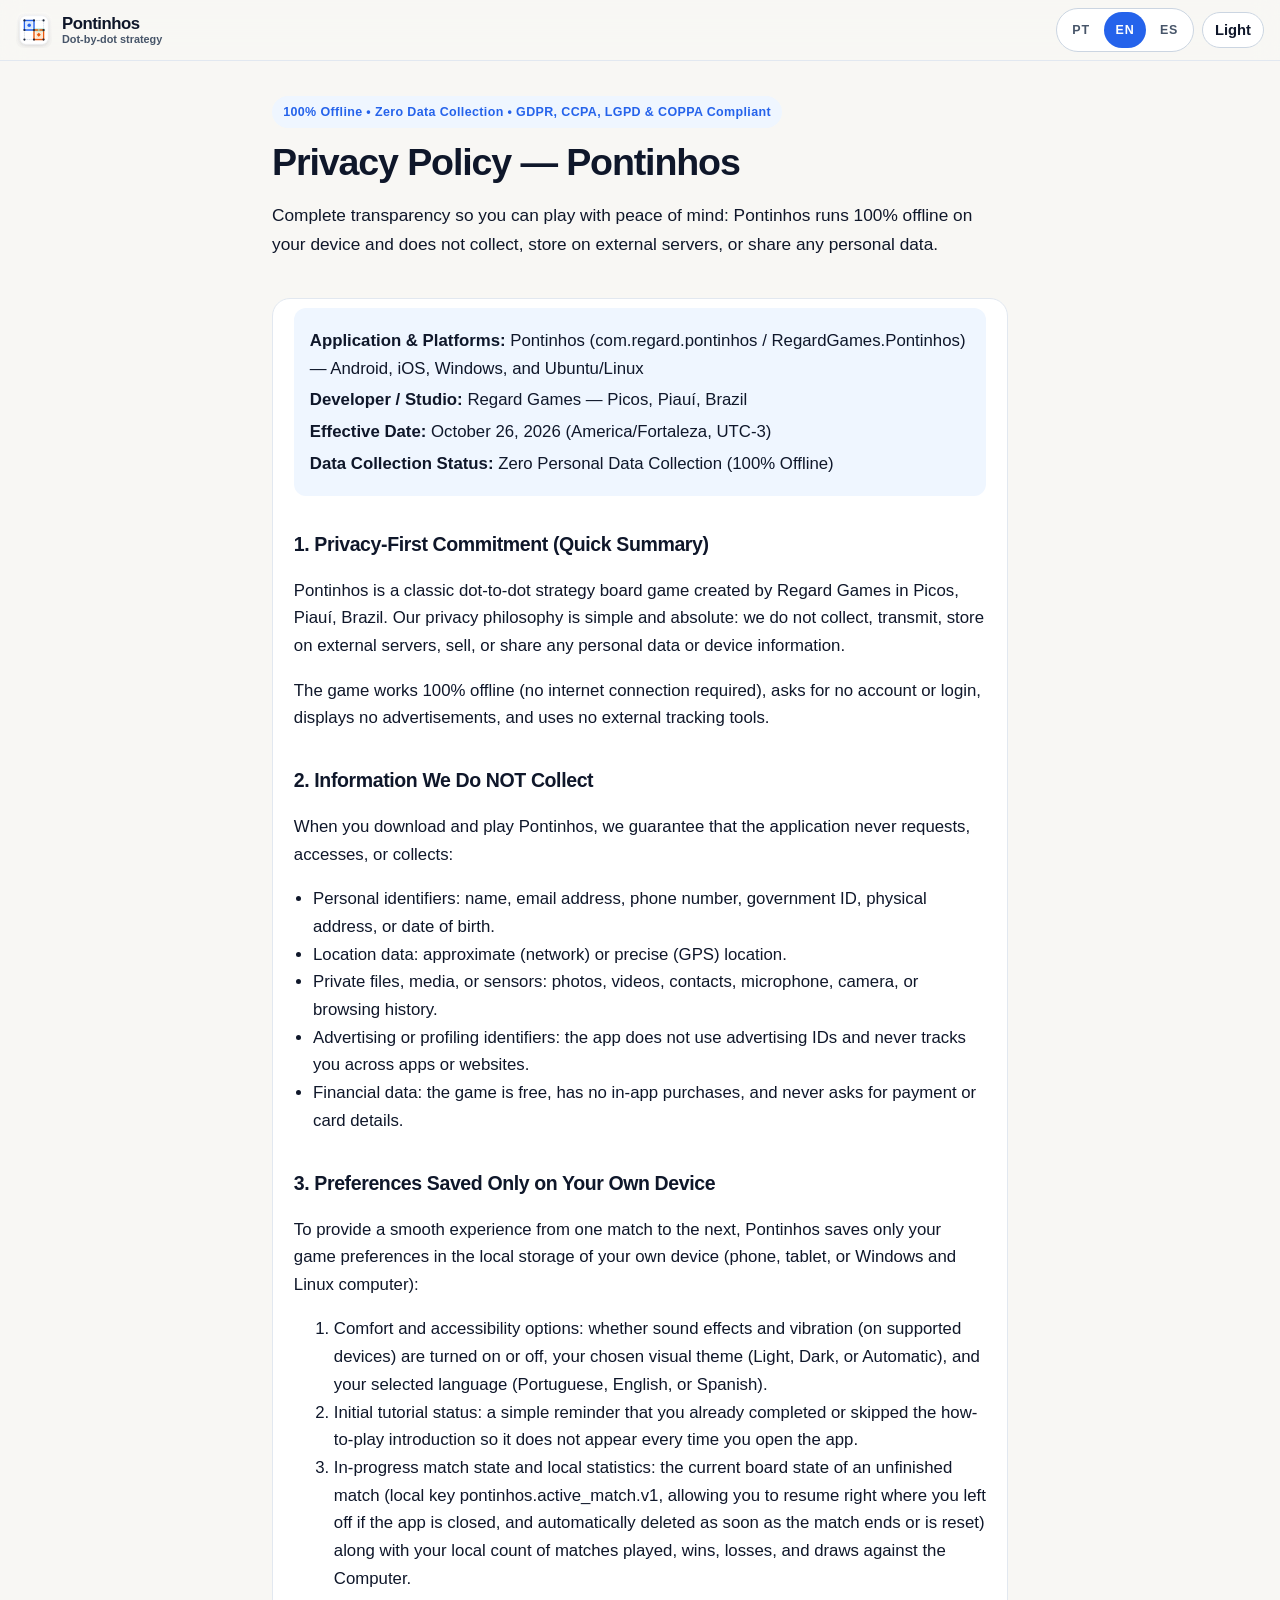
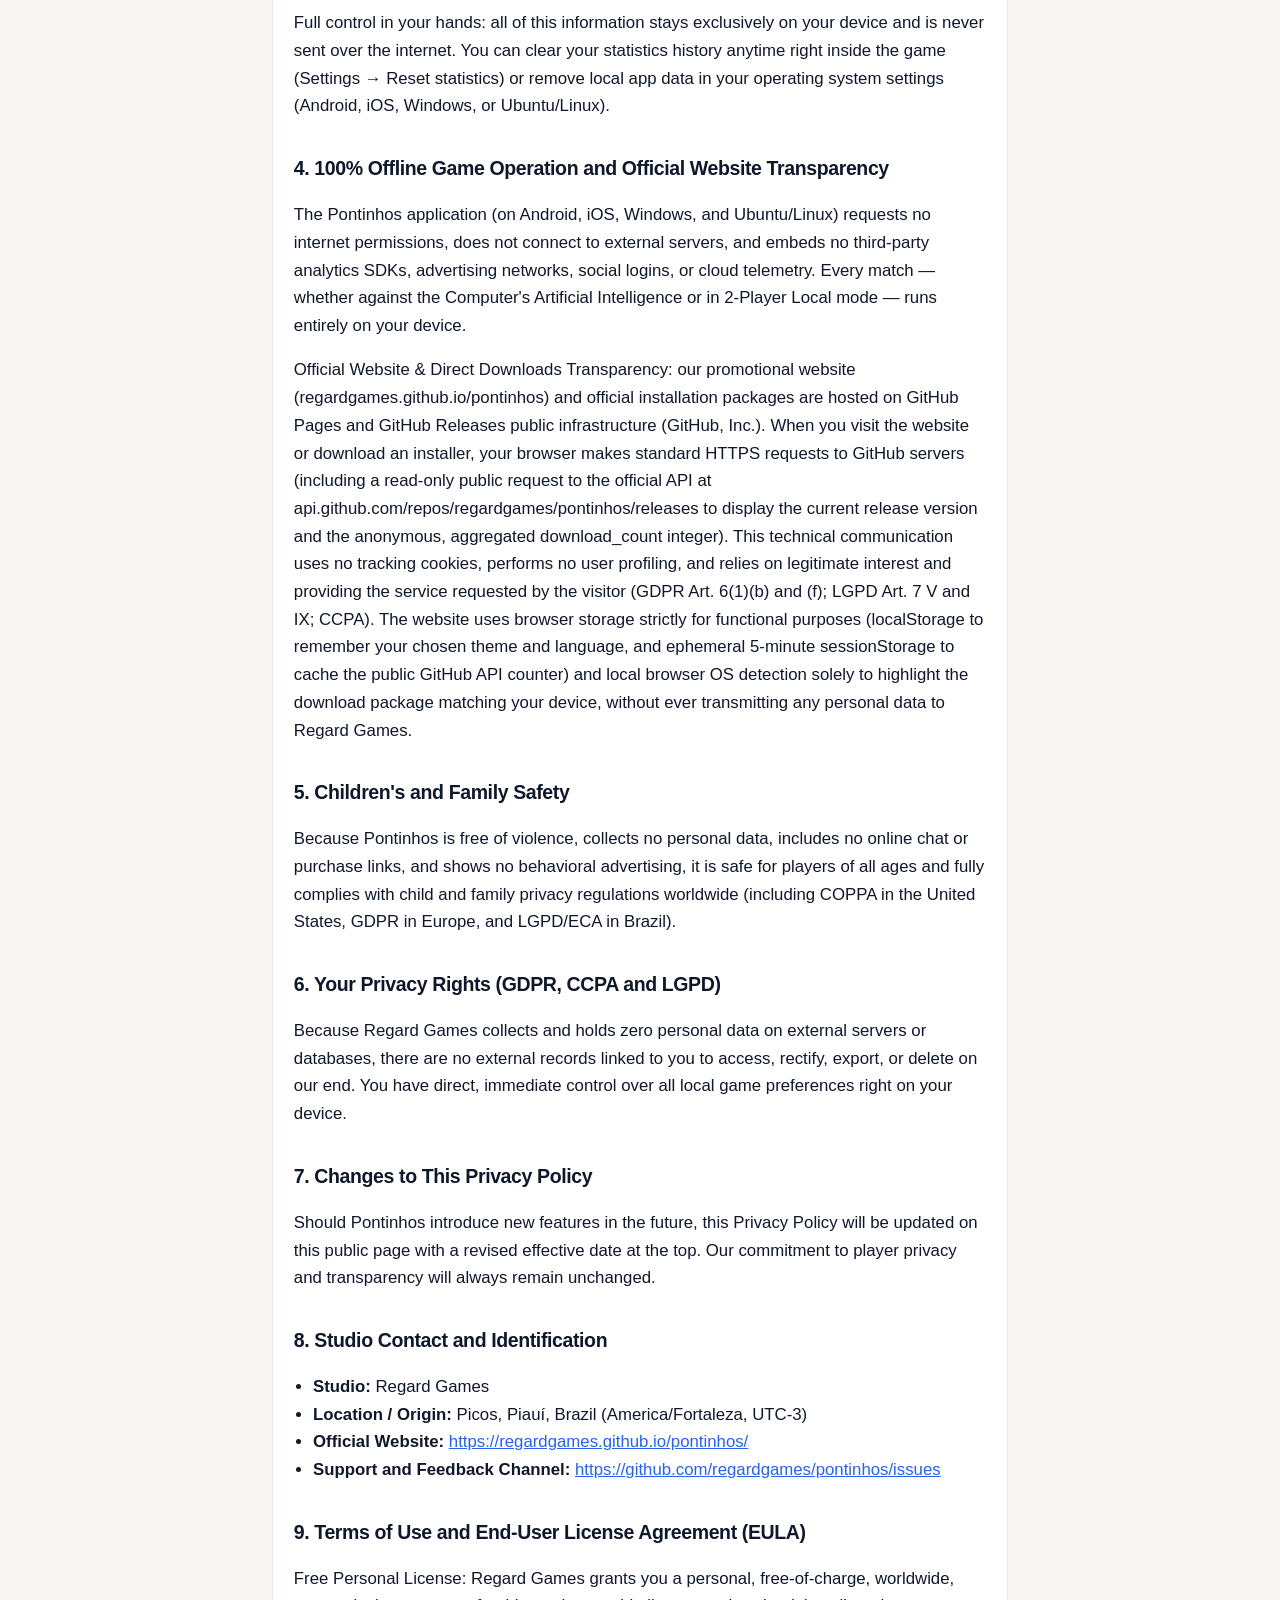
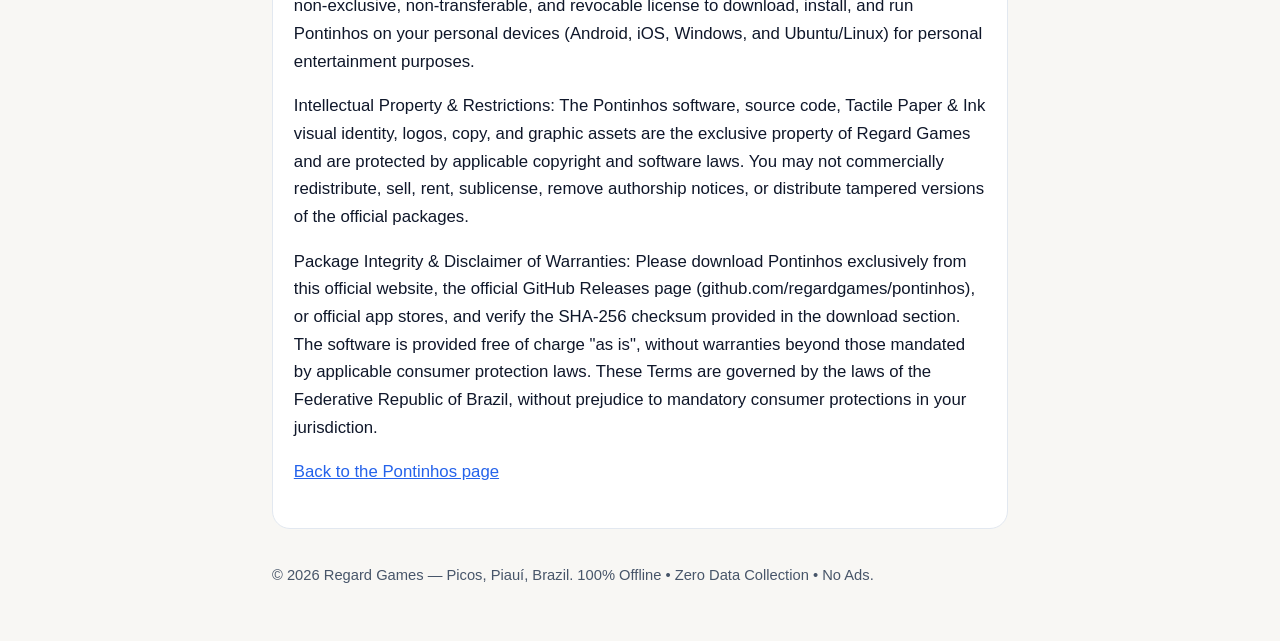
<file: privacy-policy.html>
<!DOCTYPE html>
<html lang="pt-BR">
<head>
  <meta charset="utf-8">
  <meta name="viewport" content="width=device-width, initial-scale=1">
  <title>Política de Privacidade — Pontinhos (100% Offline e Zero Coleta de Dados) | Regard Games</title>
  <meta name="description" content="O Pontinhos funciona 100% offline no seu aparelho e não coleta, não armazena em servidores externos e não compartilha nenhum dado pessoal. Regard Games — Picos, Piauí, Brasil.">
  <meta name="theme-color" content="#F8F7F4" media="(prefers-color-scheme: light)">
  <meta name="theme-color" content="#0F172A" media="(prefers-color-scheme: dark)">
  <link rel="icon" type="image/svg+xml" href="store-assets/logo-mark.svg">
  <link rel="icon" type="image/png" sizes="32x32" href="store-assets/favicon-32x32.png">
  <link rel="canonical" href="https://regardgames.github.io/pontinhos/privacy-policy.html">
  <meta property="og:type" content="article">
  <meta property="og:locale" content="pt_BR">
  <meta property="og:title" content="Política de Privacidade — Pontinhos">
  <meta property="og:description" content="Transparência total: o Pontinhos funciona 100% offline e não coleta, não armazena em servidores externos e não compartilha nenhum dado pessoal.">
  <meta property="og:url" content="https://regardgames.github.io/pontinhos/privacy-policy.html">
  <meta name="twitter:card" content="summary">
  <meta name="twitter:title" content="Política de Privacidade — Pontinhos">
  <meta name="twitter:description" content="Transparência total: o Pontinhos funciona 100% offline e não coleta, não armazena em servidores externos e não compartilha nenhum dado pessoal.">
  <script>
    (function () {
      try {
        var stored = localStorage.getItem('pontinhos-web-theme');
        var theme = stored === 'light' || stored === 'dark'
          ? stored
          : (window.matchMedia('(prefers-color-scheme: dark)').matches ? 'dark' : 'light');
        if (theme === 'dark') document.documentElement.setAttribute('data-theme', 'dark');
      } catch (err) {}
    })();
  </script>
  <style>
    :root {
      color-scheme: light;
      --bg: #F8F7F4;
      --paper: #ffffff;
      --text: #0F172A;
      --muted: #475569;
      --line: #E2E8F0;
      --accent: #2563EB;
      --accent-ink: #ffffff;
      --soft: #EFF6FF;
      --border: #CBD5E1;
    }
    [data-theme="dark"] {
      color-scheme: dark;
      --bg: #0F172A;
      --paper: #1E293B;
      --text: #F8FAFC;
      --muted: #CBD5E1;
      --line: #334155;
      --accent: #60A5FA;
      --accent-ink: #0F172A;
      --soft: rgba(37, 99, 235, 0.22);
      --border: #475569;
    }
    * { box-sizing: border-box; }
    body {
      margin: 0;
      background: var(--bg);
      color: var(--text);
      font-family: "Segoe UI", Roboto, Helvetica, Arial, sans-serif;
      font-size: 1.05rem;
      line-height: 1.65;
    }
    a,
    .card a,
    .content a,
    main p,
    main li {
      overflow-wrap: anywhere;
      word-break: break-word;
    }
    a,
    .card a,
    .content a {
      color: var(--accent);
    }
    .top {
      position: sticky;
      top: 0;
      z-index: 20;
      display: flex;
      flex-wrap: nowrap;
      align-items: center;
      justify-content: space-between;
      gap: 8px;
      min-height: 60px;
      padding: 8px 16px;
      background: color-mix(in srgb, var(--bg) 88%, transparent);
      border-bottom: 1px solid var(--line);
      backdrop-filter: blur(12px);
      white-space: nowrap;
    }
    .top-actions {
      display: inline-flex;
      flex-wrap: nowrap;
      align-items: center;
      gap: 8px;
      flex: 0 0 auto;
    }
    .brand {
      display: inline-flex;
      align-items: center;
      gap: 10px;
      margin-right: auto;
      color: inherit;
      font-weight: 800;
      text-decoration: none;
      letter-spacing: -0.03em;
    }
    .brand img { width: 36px; height: 36px; }
    .brand-text {
      display: flex;
      flex-direction: column;
      justify-content: center;
      line-height: 1.15;
    }
    .brand-tagline {
      color: var(--muted);
      font-size: 0.68rem;
      font-weight: 600;
      letter-spacing: 0;
    }
    .lang-switch {
      display: inline-flex;
      align-items: center;
      gap: 2px;
      padding: 3px;
      border: 1px solid var(--border);
      border-radius: 999px;
      background: var(--paper);
    }
    .lang-switch button,
    .theme-toggle {
      min-height: 36px;
      border: 0;
      border-radius: 999px;
      background: transparent;
      color: var(--muted);
      font: inherit;
      font-size: 0.78rem;
      font-weight: 800;
      letter-spacing: 0.06em;
      cursor: pointer;
    }
    .lang-switch button { min-width: 42px; padding: 0 8px; }
    .lang-switch button[aria-pressed="true"] {
      background: var(--accent);
      color: var(--accent-ink);
    }
    .theme-toggle {
      padding: 0 12px;
      border: 1px solid var(--border);
      background: var(--paper);
      color: var(--text);
      letter-spacing: 0;
      font-size: 0.92rem;
    }
    .lang-switch button:focus-visible,
    .theme-toggle:focus-visible {
      outline: 3px solid var(--accent);
      outline-offset: 2px;
    }
    header.intro, main, footer {
      width: min(46rem, calc(100% - 2rem));
      margin-inline: auto;
    }
    header.intro { padding: 2.2rem 0 0.4rem; }
    .badge {
      display: inline-block;
      margin: 0 0 0.8rem;
      padding: 0.35rem 0.7rem;
      border-radius: 999px;
      background: var(--soft);
      color: var(--accent);
      font-size: 0.78rem;
      font-weight: 800;
      letter-spacing: 0.03em;
    }
    h1 { margin: 0 0 0.7rem; font-size: clamp(1.8rem, 4vw, 2.35rem); line-height: 1.15; letter-spacing: -0.03em; }
    h2 { margin: 2rem 0 0.55rem; font-size: 1.22rem; letter-spacing: -0.02em; }
    .lead { font-size: 1.08rem; }
    main {
      background: var(--paper);
      border: 1px solid var(--line);
      border-radius: 18px;
      padding: 0.4rem 1.3rem 1.6rem;
      margin-top: 1rem;
    }
    .meta {
      background: var(--soft);
      border-radius: 12px;
      padding: 0.9rem 1rem;
      margin: 0.2rem 0 0.4rem;
    }
    .meta p { margin: 0.25rem 0; }
    ul { padding-left: 1.2rem; }
    footer {
      color: var(--muted);
      font-size: 0.92rem;
      padding: 1.2rem 0 2.4rem;
    }
    code { font-family: ui-monospace, SFMono-Regular, Menlo, Consolas, monospace; font-size: 0.92em; }
    @media (max-width: 600px) {
      .top {
        padding: 6px 12px;
        gap: 6px;
      }
      .brand {
        gap: 8px;
        font-size: 0.96rem;
      }
      .brand img {
        width: 30px;
        height: 30px;
      }
      .lang-switch button {
        min-width: 30px;
        min-height: 30px;
        padding: 0 5px;
        font-size: 0.72rem;
      }
      .theme-toggle,
      .theme-btn {
        min-height: 34px;
        padding: 0 8px;
        font-size: 0.78rem;
      }
    }
    @media (max-width: 389px) {
      .brand span {
        font-size: 0.88rem;
      }
      .brand-tagline {
        display: none;
      }
      .lang-switch button {
        min-width: 26px;
        padding: 0 4px;
      }
    }
  </style>
</head>
<body>
  <div class="top">
    <a class="brand" href="index.html">
      <img class="brand-logo" src="store-assets/logo-mark-light.svg" width="36" height="36" alt="Pontinhos">
      <span class="brand-text">
        <span class="brand-name">Pontinhos</span>
        <span class="brand-tagline" data-i18n="brandTagline">Estratégia ponto a ponto</span>
      </span>
    </a>
    <div class="top-actions">
    <div class="lang-switch" role="group" data-i18n-aria="langAria" aria-label="Selecionar idioma da página">
      <button type="button" data-lang="pt-BR" aria-pressed="true">PT</button>
      <button type="button" data-lang="en" aria-pressed="false">EN</button>
      <button type="button" data-lang="es" aria-pressed="false">ES</button>
    </div>
    <button type="button" id="theme-toggle" class="theme-toggle" data-i18n-aria="themeAria" aria-label="Alternar entre tema claro e escuro" aria-pressed="false">
      <span class="theme-label" data-i18n="themeLight">Claro</span>
    </button>
    </div>
  </div>
  <header class="intro">
    <p class="badge" data-i18n="badge">100% Offline • Zero Coleta de Dados • LGPD, GDPR &amp; COPPA Compliant</p>
    <h1 data-i18n="title">Política de Privacidade — Pontinhos</h1>
    <p class="lead" data-i18n="subtitle">Transparência total para você jogar com tranquilidade: o Pontinhos funciona 100% offline no seu aparelho e não coleta, não armazena em servidores externos e não compartilha nenhum dado pessoal.</p>
  </header>
  <main>
    <div class="meta">
      <p><strong data-i18n="appLabel">Aplicativo e Plataformas:</strong> <span data-i18n="appValue">Pontinhos (com.regard.pontinhos / RegardGames.Pontinhos) — Android, iOS, Windows e Ubuntu/Linux</span></p>
      <p><strong data-i18n="studioLabel">Desenvolvedor / Estúdio:</strong> <span data-i18n="studioValue">Regard Games — Picos, Piauí, Brasil</span></p>
      <p><strong data-i18n="dateLabel">Data de vigência:</strong> <span data-i18n="dateValue">26 de outubro de 2026 (America/Fortaleza, BRT / UTC-3)</span></p>
      <p><strong data-i18n="statusLabel">Status de Coleta de Dados:</strong> <span data-i18n="statusValue">Zero Coleta de Dados Pessoais (100% Offline)</span></p>
    </div>

    <h2 data-i18n="s1t">1. Compromisso de Privacidade em Primeiro Lugar (Resumo Rápido)</h2>
    <p data-i18n="s1p1">O Pontinhos é um jogo clássico de tabuleiro e estratégia desenvolvido pela Regard Games em Picos, Piauí, Brasil. Nossa filosofia de privacidade é simples e absoluta: nós não coletamos, não transmitimos, não armazenamos em servidores externos, não vendemos e não compartilhamos nenhum dado pessoal ou informação do seu dispositivo.</p>
    <p data-i18n="s1p2">O jogo funciona 100% offline (sem necessidade de conexão com a internet), não exige criação de conta ou login, não exibe anúncios e não utiliza ferramentas externas de rastreamento.</p>

    <h2 data-i18n="s2t">2. Informações que NÃO Coletamos</h2>
    <p data-i18n="s2lead">Ao baixar e jogar o Pontinhos, garantimos que o aplicativo jamais solicita, acessa ou coleta:</p>
    <ul>
      <li data-i18n="s2a">Dados de identificação pessoal: nome, endereço de e-mail, número de telefone, documento, endereço físico ou data de nascimento.</li>
      <li data-i18n="s2b">Dados de localização: localização aproximada (rede) ou precisa (GPS).</li>
      <li data-i18n="s2c">Arquivos, mídia e sensores privados: fotos, vídeos, contatos da agenda, microfone, câmera ou histórico de navegação.</li>
      <li data-i18n="s2d">Identificadores de publicidade ou perfilamento: o aplicativo não utiliza identificadores de anúncios nem realiza rastreamento entre aplicativos ou sites.</li>
      <li data-i18n="s2e">Dados financeiros: o jogo é gratuito, não possui compras internas e não solicita dados de cartão ou pagamento.</li>
    </ul>

    <h2 data-i18n="s3t">3. Preferências Salvas Apenas no Seu Próprio Aparelho</h2>
    <p data-i18n="s3lead">Para que você tenha uma ótima experiência entre uma partida e outra, o Pontinhos guarda apenas as suas preferências de jogo no armazenamento local do seu próprio dispositivo (celular, tablet ou computador Windows e Linux):</p>
    <ol>
      <li data-i18n="s3a">Opções de conforto e acessibilidade: se os efeitos sonoros e a vibração (em dispositivos compatíveis) estão ativados ou desativados, o tema visual escolhido (Claro, Escuro ou Automático) e o idioma selecionado (Português, Inglês ou Espanhol).</li>
      <li data-i18n="s3b">Status do tutorial inicial: um lembrete simples de que você já concluiu ou pulou a introdução de como jogar, evitando que ela reapareça toda vez que você abrir o aplicativo.</li>
      <li data-i18n="s3c">Progresso de partida em andamento e estatísticas locais: o estado atual do tabuleiro de uma partida ainda não concluída (chave local pontinhos.active_match.v1, para que você possa retomá-la de onde parou se o aplicativo for fechado, sendo apagado automaticamente assim que a partida termina ou é reiniciada) e a contagem local de partidas jogadas, vitórias, derrotas e empates contra o Computador.</li>
    </ol>
    <p data-i18n="s3control">Controle total nas suas mãos: todas essas informações permanecem exclusivamente no seu dispositivo e nunca são enviadas pela internet. Você pode apagar o histórico de estatísticas a qualquer momento dentro do próprio jogo (Configurações → Zerar estatísticas) ou limpar os dados locais e desinstalar o aplicativo nas configurações do seu sistema (Android, iOS, Windows ou Ubuntu/Linux).</p>

    <h2 data-i18n="s4t">4. Uso 100% Offline no Jogo e Transparência da Página Web Oficial</h2>
    <p data-i18n="s4p">O aplicativo Pontinhos (em Android, iOS, Windows e Ubuntu/Linux) não solicita permissão de internet, não se conecta a servidores próprios nem incorpora SDKs de análise de dados, redes de publicidade, login social ou telemetria na nuvem. Todas as partidas — tanto contra a Inteligência Artificial do Computador quanto no modo para 2 Jogadores Local — acontecem integralmente dentro do seu aparelho.</p>
    <p data-i18n="s4web">Transparência na Página Web Oficial e Downloads Diretos: nosso site institucional (regardgames.github.io/pontinhos) e os pacotes oficiais de instalação são hospedados na infraestrutura pública do GitHub Pages e do GitHub Releases (GitHub, Inc.). Ao visitar o site ou baixar um instalador, seu navegador realiza requisições HTTPS padrão aos servidores do GitHub (incluindo uma consulta pública de leitura à API oficial api.github.com/repos/regardgames/pontinhos/releases para exibir a versão atual e o contador numérico agregado e anônimo de downloads download_count). Essa comunicação técnica ocorre sem cookies de rastreamento, sem criação de perfis e com base no legítimo interesse e na execução de funcionalidades solicitadas pelo visitante (Art. 7º, V e IX da LGPD; Art. 6(1)(b) e (f) do GDPR; CCPA). O site utiliza apenas o armazenamento local do navegador (localStorage para guardar seu tema e idioma, e sessionStorage temporário por 5 minutos para cache da contagem pública da API do GitHub) e leitura local do sistema operacional no navegador apenas para destacar o pacote de download compatível com seu aparelho, sem jamais transmitir dados pessoais à Regard Games.</p>

    <h2 data-i18n="s5t">5. Segurança e Privacidade de Crianças e Famílias</h2>
    <p data-i18n="s5p">Por ser um jogo livre de violência, sem coleta de dados pessoais, sem chat online, sem links de compras e sem publicidade comportamental, o Pontinhos é seguro para jogadores de todas as idades e atende integralmente às normas de proteção infantil e familiar (incluindo o ECA e a LGPD no Brasil, a COPPA nos Estados Unidos e o GDPR na Europa).</p>

    <h2 data-i18n="s6t">6. Seus Direitos (LGPD, GDPR e CCPA)</h2>
    <p data-i18n="s6p">Como a Regard Games não coleta nem mantém nenhum dado pessoal seu em servidores ou bancos de dados, não há registros externos vinculados a você para consultar, corrigir, portar ou excluir em nossos sistemas. Todo o controle sobre as preferências locais do jogo está diretamente no seu próprio aparelho.</p>

    <h2 data-i18n="s7t">7. Atualizações desta Política</h2>
    <p data-i18n="s7p">Caso o Pontinhos receba novos recursos no futuro, esta Política de Privacidade será atualizada nesta página pública com a nova data de revisão no topo. Nosso compromisso com a transparência e o respeito ao jogador permanecerá sempre inalterado.</p>

    <h2 data-i18n="s8t">8. Contato e Identificação do Estúdio</h2>
    <ul>
      <li><strong data-i18n="s8studioL">Estúdio:</strong> <span data-i18n="s8studio">Regard Games</span></li>
      <li><strong data-i18n="s8cityL">Cidade / Origem:</strong> <span data-i18n="s8city">Picos, Piauí, Brasil (America/Fortaleza, UTC-3)</span></li>
      <li><strong data-i18n="s8siteL">Página Oficial:</strong> <a href="https://regardgames.github.io/pontinhos/">https://regardgames.github.io/pontinhos/</a></li>
      <li><strong data-i18n="s8supportL">Canal de Suporte e Feedback:</strong> <a href="https://github.com/regardgames/pontinhos/issues">https://github.com/regardgames/pontinhos/issues</a></li>
    </ul>

    <section class="policy-card" id="termos">
      <h2 data-i18n="s9t">9. Termos de Uso e Licença de Uso do Software (EULA)</h2>
      <p data-i18n="s9p1">Licença de Uso Pessoal e Gratuito: A Regard Games concede a você uma licença pessoal, gratuita, mundial, não exclusiva, intransferível e revogável para baixar, instalar e executar o jogo Pontinhos em seus dispositivos pessoais (Android, iOS, Windows e Ubuntu/Linux) para fins de entretenimento próprio.</p>
      <p data-i18n="s9p2">Propriedade Intelectual e Restrições: O software Pontinhos, seu código-fonte, identidade visual Tactile Paper &amp; Ink, logomarcas, textos e ativos gráficos são de titularidade exclusiva da Regard Games (protegidos pela Lei de Software nº 9.609/1998, Lei de Direitos Autorais nº 9.610/1998 e tratados internacionais). É vedado redistribuir comercialmente, vender, alugar, sublicenciar, remover avisos de autoria ou distribuir versões adulteradas dos pacotes oficiais.</p>
      <p data-i18n="s9p3">Integridade dos Pacotes e Isenção de Garantias: Baixe o Pontinhos exclusivamente por esta página oficial, pelo GitHub Releases oficial (github.com/regardgames/pontinhos) ou pelas lojas oficiais de aplicativos, conferindo o código de verificação SHA-256 disponibilizado na seção de downloads. O software é fornecido de forma gratuita "no estado em que se encontra" ("as is"), sem garantias adicionais além daquelas previstas na legislação aplicável de defesa do consumidor. Estes Termos são regidos pelas leis da República Federativa do Brasil, ressalvados os direitos irrenunciáveis do consumidor em sua jurisdição.</p>
    </section>
    <p><a href="index.html" data-i18n="back">Voltar para a página do Pontinhos</a></p>
  </main>
  <footer>
    <p data-i18n="footer">© 2026 Regard Games — Picos, Piauí, Brasil. 100% Offline • Zero Coleta de Dados • Sem Anúncios.</p>
  </footer>
  <script src="privacy.js"></script>
</body>
</html>
</file>
<file: landing.css>
:root {
  color-scheme: light;

  /* Superfícies — Tema Claro (Warm Tactile Paper) */
  --bg-canvas: #F8F7F4;
  --bg-canvas-alt: #F8FAFC;
  --bg-surface: #FFFFFF;
  --bg-surface-elevated: #F1F5F9;
  --bg-glass: rgba(248, 247, 244, 0.88);
  --dot-grid-color: rgba(148, 163, 184, 0.28);

  /* Tipografia & Hierarquia de Texto */
  --text-primary: #0F172A;
  --text-secondary: #475569;
  --text-muted: #64748B;
  --text-on-brand: #FFFFFF;

  /* Bordas & Divisores */
  --border-subtle: #E2E8F0;
  --border-strong: #CBD5E1;
  --focus-ring: #2563EB;

  /* Identidade dos Jogadores (Dupla Codificação Acessível WCAG 2.1 AA+) */
  --color-p1: #2563EB;              /* Azul Cobalto / Índigo — Jogador 1 (●) */
  --color-p1-hover: #1D4ED8;
  --color-p1-tint: rgba(37, 99, 235, 0.14);
  --color-p1-badge-bg: #EFF6FF;

  --color-p2: #EA580C;              /* Coral / Terracota — Jogador 2 & Bot (◆ / ▲) */
  --color-p2-amber: #D97706;
  --color-p2-tint: rgba(234, 88, 12, 0.14);
  --color-p2-badge-bg: #FFF7ED;

  /* Feedback Semântico & Última Jogada */
  --color-last-move: #10B981;       /* Verde Esmeralda — Halo da última aresta */
  --color-last-move-tint: rgba(16, 185, 129, 0.16);
  --color-success: #16A34A;
  --color-warning: #D97706;
  --color-danger: #DC2626;

  /* Tipografia Web */
  --font-display: 'Plus Jakarta Sans', 'Inter', -apple-system, BlinkMacSystemFont, 'Segoe UI', Roboto, sans-serif;
  --font-sans: 'Inter', 'Plus Jakarta Sans', -apple-system, BlinkMacSystemFont, 'Segoe UI', Roboto, sans-serif;
  --font-mono: 'JetBrains Mono', ui-monospace, SFMono-Regular, Menlo, Consolas, monospace;

  /* Layout, Raios e Sombras Táteis */
  --container-max: 1360px;
  --bg-surface-alt: #F1F5F9;
  --container-narrow: 840px;
  --radius-sm: 8px;
  --radius-md: 12px;
  --radius-lg: 16px;
  --radius-xl: 24px;
  --radius-pill: 9999px;

  --shadow-card: 0 4px 20px -2px rgba(15, 23, 42, 0.06), 0 2px 6px -1px rgba(15, 23, 42, 0.04);
  --shadow-device: 0 20px 45px -10px rgba(15, 23, 42, 0.18), 0 8px 18px -6px rgba(15, 23, 42, 0.08);
  --shadow-icon: 0 1px 0 rgba(255, 255, 255, 0.55) inset, 0 0 0 1px rgba(15, 23, 42, 0.08), 0 8px 16px -8px rgba(15, 23, 42, 0.42), 0 2px 4px rgba(15, 23, 42, 0.12);

  --line-ink: #1E293B;
  --header-offset: 74px;
}

[data-theme="dark"] {
  color-scheme: dark;

  /* Superfícies — Tema Escuro (Midnight Slate) */
  --bg-canvas: #0F172A;
  --bg-canvas-alt: #0B1120;
  --bg-surface: #1E293B;
  --bg-surface-elevated: #334155;
  --bg-surface-alt: #334155;
  --bg-glass: rgba(15, 23, 42, 0.88);
  --dot-grid-color: rgba(148, 163, 184, 0.12);

  /* Tipografia & Hierarquia de Texto */
  --text-primary: #F8FAFC;
  --text-secondary: #CBD5E1;
  --text-muted: #94A3B8;
  --text-on-brand: #0F172A;

  /* Bordas & Divisores */
  --border-subtle: #334155;
  --border-strong: #475569;
  --focus-ring: #60A5FA;

  /* Identidade dos Jogadores em Modo Escuro (Contraste Luminoso) */
  --color-p1: #60A5FA;              /* Azul Céu Luminoso — Jogador 1 (●) */
  --color-p1-hover: #93C5FD;
  --color-p1-tint: rgba(96, 165, 250, 0.22);
  --color-p1-badge-bg: rgba(37, 99, 235, 0.22);

  --color-p2: #FBBF24;              /* Âmbar Brilhante — Jogador 2 & Bot (◆ / ▲) */
  --color-p2-amber: #F59E0B;
  --color-p2-tint: rgba(251, 191, 36, 0.20);
  --color-p2-badge-bg: rgba(234, 88, 12, 0.22);

  /* Feedback Semântico & Última Jogada */
  --color-last-move: #34D399;       /* Esmeralda Neon */
  --color-last-move-tint: rgba(52, 211, 153, 0.20);

  --shadow-card: 0 6px 24px -4px rgba(0, 0, 0, 0.45);
  --shadow-device: 0 24px 50px -12px rgba(0, 0, 0, 0.65);
  --shadow-icon: 0 1px 0 rgba(255, 255, 255, 0.16) inset, 0 0 0 1px rgba(248, 250, 252, 0.14), 0 10px 18px -8px rgba(0, 0, 0, 0.7), 0 2px 4px rgba(0, 0, 0, 0.4);

  --line-ink: #E2E8F0;
}

*,
*::before,
*::after {
  box-sizing: border-box;
}

html {
  scroll-behavior: smooth;
  overflow-x: hidden;
}

body {
  margin: 0;
  overflow-x: hidden;
  background-color: var(--bg-canvas);
  background-image: radial-gradient(var(--dot-grid-color) 1.15px, transparent 1.15px);
  background-size: 22px 22px;
  color: var(--text-primary);
  font-family: var(--font-sans);
  font-size: 1.02rem;
  line-height: 1.65;
  text-rendering: optimizeLegibility;
}

img {
  max-width: 100%;
  height: auto;
  display: block;
}

a {
  color: var(--color-p1);
  text-underline-offset: 0.18em;
}

a:hover {
  color: var(--color-p1-hover);
}

:focus-visible {
  outline: 3px solid var(--focus-ring);
  outline-offset: 3px;
}

.skip-link {
  position: absolute;
  left: 16px;
  top: -48px;
  z-index: 80;
  padding: 0.7rem 1rem;
  border-radius: var(--radius-sm);
  background: var(--color-p1);
  color: #fff;
  font-weight: 700;
  text-decoration: none;
}

.skip-link:focus {
  top: 12px;
  color: #fff;
}

.container {
  width: min(var(--container-max), 100%);
  margin-inline: auto;
  padding-inline: 20px;
}

.container-narrow {
  width: min(var(--container-narrow), 100%);
  margin-inline: auto;
}

/* [PON-38] Topbar de linha única em desktop, notebook, tablet e celular. */
.site-header {
  position: sticky;
  top: 0;
  z-index: 60;
  background: var(--bg-glass);
  border-bottom: 1px solid var(--border-subtle);
  backdrop-filter: blur(12px);
}

.header-bar {
  display: flex;
  flex-wrap: nowrap;
  align-items: center;
  justify-content: space-between;
  gap: clamp(8px, 1vw, 16px);
  min-height: 68px;
  padding-block: 8px;
}

.brand {
  display: inline-flex;
  align-items: center;
  gap: 10px;
  flex: 0 0 auto;
  min-width: 0;
  color: inherit;
  text-decoration: none;
  white-space: nowrap;
}

.brand img,
.hero-brand-lockup img,
.footer-brand-name img {
  flex: 0 0 auto;
  max-width: none;
  object-fit: contain;
  border-radius: 22%;
  background: transparent;
}

.brand img {
  width: 40px;
  height: 40px;
}

.brand-text {
  display: flex;
  flex-direction: column;
  justify-content: center;
  line-height: 1.15;
  min-width: 0;
}

.brand-name {
  font-family: var(--font-display);
  font-size: 1.12rem;
  font-weight: 800;
  letter-spacing: -0.03em;
  line-height: 1.1;
}

.brand-tagline {
  color: var(--text-secondary);
  font-size: 0.72rem;
  font-weight: 600;
  letter-spacing: 0.01em;
  line-height: 1.25;
  white-space: nowrap;
}

.seal,
.mode-badge,
.turn-badge {
  display: inline-flex;
  align-items: center;
  border-radius: var(--radius-pill);
  font-weight: 700;
  letter-spacing: 0.01em;
  line-height: 1.2;
}

.site-nav {
  display: flex;
  flex: 1 1 auto;
  flex-wrap: nowrap;
  align-items: center;
  justify-content: center;
  gap: clamp(2px, 0.4vw, 6px);
  min-width: 0;
}

.site-nav a:not(.site-nav-cta) {
  display: inline-flex;
  align-items: center;
  justify-content: center;
  white-space: nowrap;
  flex: 0 0 auto;
  color: var(--text-secondary);
  text-decoration: none;
  font-size: clamp(0.84rem, 0.88vw, 0.91rem);
  font-weight: 600;
  padding: 0.42rem clamp(0.38rem, 0.55vw, 0.6rem);
  border-radius: var(--radius-pill);
  transition: background-color 0.15s ease, color 0.15s ease;
}

.site-nav a:not(.site-nav-cta):hover,
.site-nav a:not(.site-nav-cta):focus-visible {
  color: var(--text-primary);
  background: var(--bg-surface-alt);
}

.site-nav .site-nav-cta {
  display: none;
}

.header-actions {
  display: inline-flex;
  flex: 0 0 auto;
  flex-wrap: nowrap;
  align-items: center;
  justify-content: flex-end;
  gap: 8px;
  white-space: nowrap;
}

.nav-toggle {
  display: none;
  flex: 0 0 auto;
  align-items: center;
  justify-content: center;
  gap: 6px;
  min-width: 44px;
  min-height: 44px;
  padding: 0 12px;
  border: 1px solid var(--border-strong);
  border-radius: var(--radius-pill);
  background: var(--bg-surface);
  color: var(--text-primary);
  font: inherit;
  font-size: 0.88rem;
  font-weight: 700;
  cursor: pointer;
  white-space: nowrap;
}

.nav-toggle[aria-expanded="true"] {
  border-color: var(--color-p1);
  color: var(--color-p1);
  background: var(--color-p1-badge-bg);
}

.nav-toggle[aria-expanded="true"] .nav-toggle-bars {
  background: transparent;
  box-shadow: none;
  position: relative;
}

.nav-toggle[aria-expanded="true"] .nav-toggle-bars::before,
.nav-toggle[aria-expanded="true"] .nav-toggle-bars::after {
  content: "";
  position: absolute;
  left: 0;
  top: 0;
  width: 16px;
  height: 2px;
  background: currentColor;
}

.nav-toggle[aria-expanded="true"] .nav-toggle-bars::before {
  transform: rotate(45deg);
}

.nav-toggle[aria-expanded="true"] .nav-toggle-bars::after {
  transform: rotate(-45deg);
}

.nav-toggle-bars {
  width: 16px;
  height: 2px;
  background: currentColor;
  box-shadow: 0 -5px 0 currentColor, 0 5px 0 currentColor;
}

.btn {
  display: inline-flex;
  align-items: center;
  justify-content: center;
  gap: 0.4rem;
  min-height: 48px;
  padding: 0.75rem 1.15rem;
  border-radius: var(--radius-pill);
  border: 1px solid transparent;
  font: inherit;
  font-weight: 700;
  line-height: 1.2;
  text-decoration: none;
  cursor: pointer;
  text-align: center;
}

.btn-primary {
  background: var(--color-p1);
  color: var(--text-on-brand);
  box-shadow: 0 8px 18px -10px var(--color-p1);
}

.btn-primary:hover {
  background: var(--color-p1-hover);
  color: var(--text-on-brand);
}

.btn-secondary {
  background: var(--bg-surface);
  color: var(--text-primary);
  border-color: var(--border-strong);
}

.btn-secondary:hover {
  border-color: var(--color-p1);
  color: var(--color-p1);
}

.btn-compact {
  min-height: 44px;
  padding: 0.5rem 0.9rem;
  font-size: 0.92rem;
  white-space: nowrap;
}

.btn-text {
  background: transparent;
  color: var(--text-primary);
  border-color: transparent;
  text-decoration: underline;
  text-underline-offset: 0.2em;
}

.theme-toggle {
  display: inline-flex;
  align-items: center;
  gap: 6px;
  min-height: 44px;
  padding: 0 12px;
  border: 1px solid var(--border-strong);
  border-radius: var(--radius-pill);
  background: var(--bg-surface);
  color: var(--text-primary);
  font: inherit;
  font-weight: 700;
  cursor: pointer;
  white-space: nowrap;
}

.theme-icon {
  font-size: 1.05rem;
  line-height: 1;
}

.lang-switch {
  display: inline-flex;
  align-items: center;
  gap: 2px;
  padding: 3px;
  border: 1px solid var(--border-strong);
  border-radius: var(--radius-pill);
  background: var(--bg-surface);
}

.lang-switch button {
  min-width: 42px;
  min-height: 36px;
  padding: 0 8px;
  border: 0;
  border-radius: var(--radius-pill);
  background: transparent;
  color: var(--text-secondary);
  font: inherit;
  font-size: 0.78rem;
  font-weight: 800;
  letter-spacing: 0.06em;
  cursor: pointer;
}

.lang-switch button[aria-pressed="true"] {
  background: var(--color-p1);
  color: var(--text-on-brand);
}

.lang-switch button:focus-visible,
.theme-toggle:focus-visible,
.lightbox-close:focus-visible,
.shot-open:focus-visible {
  outline: 3px solid var(--focus-ring);
  outline-offset: 2px;
}

.steps-4 {
  display: grid;
  grid-template-columns: repeat(4, minmax(0, 1fr));
  gap: 16px;
}

.step-index {
  margin: 0 0 8px;
  color: var(--color-p1);
  font-size: 0.78rem;
  font-weight: 800;
  letter-spacing: 0.06em;
  text-transform: uppercase;
}

.identity-list {
  list-style: none;
  margin: 0;
  padding: 0;
  display: grid;
  gap: 12px;
}

.identity-list li {
  display: grid;
  gap: 2px;
  padding: 12px 14px;
  border: 1px solid var(--border-subtle);
  border-radius: var(--radius-md);
  background: var(--bg-surface);
}

.identity-list strong {
  color: var(--text-primary);
}

.identity-list span {
  color: var(--text-secondary);
}

.shot-open {
  display: block;
  width: 100%;
  margin: 0;
  padding: 0;
  border: 0;
  background: transparent;
  cursor: zoom-in;
}

.lightbox {
  width: min(440px, calc(100vw - 32px));
  max-height: calc(100vh - 32px);
  padding: 16px;
  border: 1px solid var(--border-subtle);
  border-radius: var(--radius-lg);
  background: var(--bg-surface);
  color: var(--text-primary);
}

.lightbox::backdrop {
  background: rgba(15, 23, 42, 0.72);
}

.lightbox img {
  width: 100%;
  height: auto;
  border-radius: var(--radius-md);
}

.lightbox p {
  margin: 12px 0 0;
}

.lightbox-close {
  position: absolute;
  top: 10px;
  right: 10px;
  width: 40px;
  height: 40px;
  border: 0;
  border-radius: var(--radius-pill);
  background: var(--bg-canvas);
  color: var(--text-primary);
  font: inherit;
  font-size: 1.3rem;
  cursor: pointer;
}

.board-surface svg {
  touch-action: none;
  user-select: none;
  -webkit-user-select: none;
  cursor: crosshair;
}

.drag-origin-halo,
.drag-snap-halo,
.drag-neighbor-ring,
.drag-preview-line,
.drag-origin-dot,
.drag-snap-dot {
  pointer-events: none;
}

.dot-hit,
.board-dot,
.board-dot-hit {
  cursor: grab;
}

.board-dot-hit {
  fill: transparent;
}

.board-surface svg.is-dragging,
.board-surface svg.is-dragging .dot-hit,
.board-surface svg.is-dragging .board-dot,
.board-surface svg.is-dragging .board-dot-hit,
.board-surface svg.is-dragging .edge-hit {
  cursor: grabbing;
}

main {
  display: block;
}

section[id],
.cta-banner {
  scroll-margin-top: var(--header-offset);
}

.hero-section {
  padding: 48px 0 28px;
}

.hero-grid {
  display: grid;
  grid-template-columns: minmax(0, 1.2fr) minmax(280px, 0.85fr);
  gap: 36px 40px;
  align-items: center;
}

.hero-copy {
  display: flex;
  flex-direction: column;
  align-items: flex-start;
  min-width: 0;
}

.eyebrow {
  display: inline-flex;
  align-items: center;
  max-width: 100%;
  margin: 0 0 14px;
  padding: 0.4rem 0.75rem;
  border: 1px solid var(--border-subtle);
  border-radius: var(--radius-pill);
  background: var(--bg-surface);
  color: var(--color-p1);
  font-size: 0.74rem;
  font-weight: 800;
  letter-spacing: 0.04em;
  line-height: 1.35;
}

.hero-brand-lockup {
  display: inline-flex;
  align-items: center;
  gap: 14px;
  max-width: 100%;
  margin: 0 0 16px;
  padding: 10px 16px 10px 10px;
  border: 1px solid var(--border-subtle);
  border-radius: 20px;
  background: var(--bg-surface);
  box-shadow: var(--shadow-card);
}

.hero-brand-lockup img {
  width: 64px;
  height: 64px;
}

.hero-brand-copy {
  display: flex;
  flex-direction: column;
  gap: 2px;
  min-width: 0;
}

.hero-brand-name,
.hero-brand-tagline {
  margin: 0;
}

.hero-brand-name {
  font-family: var(--font-display);
  font-size: 1.55rem;
  font-weight: 800;
  letter-spacing: -0.035em;
  line-height: 1.05;
}

.hero-brand-tagline {
  color: var(--text-secondary);
  font-size: 0.95rem;
  font-weight: 600;
  line-height: 1.3;
}

.section-heading .eyebrow {
  margin-bottom: 10px;
}

h1,
h2,
h3 {
  font-family: var(--font-display);
  letter-spacing: -0.035em;
  line-height: 1.15;
  margin: 0;
}

h1 {
  font-size: clamp(2rem, 4.4vw, 3.45rem);
  max-width: 16ch;
}

.hero-accent {
  color: var(--color-p1);
}

.hero-lead,
.section-lead {
  color: var(--text-secondary);
  font-size: 1.06rem;
}

.hero-lead {
  margin: 16px 0 0;
  max-width: 62ch;
}

.trust-pills {
  display: grid;
  grid-template-columns: 1fr 1fr;
  gap: 10px;
  margin: 22px 0 0;
  padding: 0;
  list-style: none;
}

.trust-pills li {
  margin: 0;
  padding: 12px 12px 11px;
  border: 1px solid var(--border-subtle);
  border-radius: var(--radius-md);
  background: var(--bg-surface);
  box-shadow: var(--shadow-card);
}

.trust-pills strong {
  display: block;
  color: var(--text-primary);
  font-size: 0.95rem;
}

.trust-pills span {
  display: block;
  margin-top: 2px;
  color: var(--text-secondary);
  font-size: 0.86rem;
  line-height: 1.45;
}

.hero-actions {
  display: flex;
  flex-direction: column;
  align-items: flex-start;
  gap: 10px;
  margin-top: 22px;
}

.microcopy {
  margin: -2px 0 4px;
  color: var(--text-muted);
  font-size: 0.84rem;
  font-variant-numeric: tabular-nums;
}

.board-card {
  background: var(--bg-surface);
  border: 1px solid var(--border-subtle);
  border-radius: var(--radius-xl);
  box-shadow: var(--shadow-device);
  padding: 16px 16px 14px;
}

.board-widget-title {
  margin: 0;
  font-family: var(--font-display);
  font-size: 1.02rem;
  font-weight: 800;
  letter-spacing: -0.03em;
}

.scoreboard {
  display: grid;
  grid-template-columns: 1fr 1fr;
  gap: 8px;
  margin-top: 12px;
}

.score {
  display: flex;
  flex-wrap: wrap;
  align-items: center;
  gap: 6px 8px;
  min-height: 52px;
  padding: 8px 10px;
  border-radius: var(--radius-md);
  border: 1px solid var(--border-subtle);
}

.score-p1 {
  background: var(--color-p1-badge-bg);
  color: var(--color-p1);
}

.score-bot {
  background: var(--color-p2-badge-bg);
  color: var(--color-p2);
}

.score-label {
  font-size: 0.82rem;
  font-weight: 700;
}

.score-value {
  font-family: var(--font-mono);
  font-size: 1.35rem;
  font-variant-numeric: tabular-nums;
  font-weight: 800;
  letter-spacing: -0.04em;
}

.turn-badge {
  padding: 0.16rem 0.45rem;
  background: var(--color-last-move);
  color: #052e22;
  font-size: 0.68rem;
  letter-spacing: 0.04em;
}

.turn-badge[hidden] {
  display: none;
}

.board-status {
  margin: 12px 0;
  padding: 10px 12px;
  border-radius: var(--radius-md);
  background: var(--color-last-move-tint);
  color: var(--text-primary);
  font-size: 0.92rem;
  min-height: 3.4em;
}

.board-surface {
  width: min(100%, 420px);
  margin-inline: auto;
  background:
    linear-gradient(180deg, var(--bg-canvas) 0%, var(--bg-surface-elevated) 100%);
  border: 1px solid var(--border-subtle);
  border-radius: var(--radius-lg);
  padding: 8px;
}

.board-surface svg {
  width: 100%;
  height: auto;
  display: block;
  touch-action: none;
  user-select: none;
  -webkit-user-select: none;
  cursor: crosshair;
}

.edge-hit {
  fill: transparent;
  cursor: pointer;
}

.edge-hit.is-hot {
  fill: var(--color-p1-tint);
}

.edge-hit:hover,
.edge-hit:focus-visible {
  fill: var(--color-p1-tint);
  stroke: var(--focus-ring);
  stroke-width: 2;
}

.board-reset {
  width: 100%;
  margin-top: 12px;
}

.board-legend {
  margin: 10px 0 0;
  color: var(--text-muted);
  font-size: 0.8rem;
  line-height: 1.45;
}

.band {
  padding: 64px 0;
}

.band-alt {
  background: color-mix(in srgb, var(--bg-canvas-alt) 86%, transparent);
  border-block: 1px solid var(--border-subtle);
}

.section-heading {
  max-width: 760px;
  margin-bottom: 28px;
}

.section-heading h2,
.cta-banner h2 {
  font-size: clamp(1.7rem, 3vw, 2.45rem);
  max-width: 20ch;
}

.section-lead {
  margin: 12px 0 0;
}

.cards-3,
.cards-4 {
  display: grid;
  gap: 16px;
}

.cards-3 {
  grid-template-columns: repeat(3, minmax(0, 1fr));
}

.cards-2 {
  display: grid;
  grid-template-columns: repeat(2, minmax(0, 1fr));
  gap: 16px;
}

.cards-4 {
  grid-template-columns: repeat(4, minmax(0, 1fr));
}

.card,
.privacy-callout,
.encoding-panel,
.responsive-panel {
  background: var(--bg-surface);
  border: 1px solid var(--border-subtle);
  border-radius: var(--radius-lg);
  box-shadow: var(--shadow-card);
}

.card {
  padding: 18px 18px 16px;
}

.seal,
.mode-badge {
  margin-bottom: 10px;
  padding: 0.22rem 0.55rem;
  background: var(--bg-surface-elevated);
  color: var(--text-secondary);
  font-size: 0.72rem;
  letter-spacing: 0.04em;
}

.card h3,
.panel-block h3,
.privacy-callout h3,
.footer-col h3 {
  font-size: 1.18rem;
  margin-bottom: 8px;
}

.card p,
.panel-block p,
.privacy-callout p {
  margin: 0;
  color: var(--text-secondary);
}

.card ul,
.panel-block ol {
  margin: 12px 0 0;
  padding-left: 1.15rem;
  color: var(--text-secondary);
}

.card li + li,
.panel-block li + li {
  margin-top: 6px;
}

.table-scroll {
  overflow-x: auto;
  -webkit-overflow-scrolling: touch;
  max-width: 100%;
  margin-top: 22px;
  border: 1px solid var(--border-subtle);
  border-radius: var(--radius-lg);
  background: var(--bg-surface);
  box-shadow: var(--shadow-card);
}

table {
  width: 100%;
  min-width: 640px;
  border-collapse: collapse;
}

caption {
  caption-side: bottom;
}

th,
td {
  padding: 12px 14px;
  border-bottom: 1px solid var(--border-subtle);
  text-align: left;
  vertical-align: top;
  font-variant-numeric: tabular-nums;
}

th {
  background: var(--bg-surface-elevated);
  font-size: 0.92rem;
}

td:first-child {
  font-weight: 700;
  white-space: nowrap;
}

tr:last-child td {
  border-bottom: 0;
}

.subsection-title {
  margin: 28px 0 8px;
  font-size: 1.15rem;
}

.stack-panels {
  display: grid;
  gap: 16px;
}

.panel-block,
.privacy-callout {
  padding: 20px;
}

.encoding-layout {
  display: grid;
  grid-template-columns: 220px minmax(0, 1fr);
  gap: 18px;
  align-items: center;
}

.swatch-row {
  display: grid;
  gap: 10px;
}

.swatch {
  display: grid;
  place-items: center;
  min-height: 74px;
  border-radius: var(--radius-md);
  font-family: var(--font-display);
  font-weight: 800;
  letter-spacing: -0.03em;
}

.swatch-p1 {
  background: var(--color-p1-tint);
  color: var(--color-p1);
  border: 2px solid var(--color-p1);
}

.swatch-p2,
.swatch-bot {
  color: var(--color-p2);
  border: 2px solid var(--color-p2);
  background-color: var(--color-p2-tint);
  background-image: repeating-linear-gradient(
    45deg,
    transparent,
    transparent 5px,
    color-mix(in srgb, var(--color-p2) 55%, transparent) 5px,
    color-mix(in srgb, var(--color-p2) 55%, transparent) 7px
  );
}

.swatch-last {
  background: var(--color-last-move-tint);
  color: var(--color-last-move);
  border: 2px solid var(--color-last-move);
  box-shadow: inset 0 0 0 6px transparent, 0 0 0 4px var(--color-last-move-tint);
}

.gallery-tabs {
  display: flex;
  flex-wrap: wrap;
  gap: 8px;
  margin-bottom: 18px;
}

.gallery-tabs button {
  min-height: 44px;
  padding: 0.45rem 0.95rem;
  border-radius: var(--radius-pill);
  border: 1px solid var(--border-strong);
  background: var(--bg-surface);
  color: var(--text-primary);
  font: inherit;
  font-weight: 700;
  cursor: pointer;
}

.gallery-tabs button[aria-selected="true"] {
  background: var(--color-p1);
  border-color: var(--color-p1);
  color: var(--text-on-brand);
}

.gallery-grid {
  display: grid;
  gap: 16px;
}

.gallery-grid-phone {
  grid-template-columns: repeat(5, minmax(0, 1fr));
}

.gallery-grid-tablet {
  grid-template-columns: repeat(4, minmax(0, 1fr));
}

.shot {
  margin: 0;
  display: flex;
  flex-direction: column;
  gap: 10px;
  min-width: 0;
}

.shot-frame {
  padding: 8px;
  border-radius: 22px;
  background: #0b1220;
  box-shadow: var(--shadow-device);
}

.shot-frame img {
  width: 100%;
  border-radius: 14px;
  background: var(--bg-canvas);
}

.shot figcaption h3 {
  font-size: 0.98rem;
}

.shot figcaption p {
  margin: 6px 0 0;
  color: var(--text-secondary);
  font-size: 0.88rem;
}

.privacy-callout {
  margin-top: 16px;
  border-color: var(--color-p1);
  background:
    linear-gradient(180deg, var(--color-p1-badge-bg), var(--bg-surface) 42%);
}

.privacy-actions {
  display: flex;
  flex-wrap: wrap;
  gap: 12px 18px;
  align-items: center;
  margin-top: 14px;
}

.faq-list {
  display: grid;
  gap: 10px;
  width: min(var(--container-narrow), 100%);
}

details {
  border: 1px solid var(--border-subtle);
  border-radius: var(--radius-md);
  background: var(--bg-surface);
  box-shadow: var(--shadow-card);
}

summary {
  min-height: 52px;
  padding: 14px 16px;
  cursor: pointer;
  font-weight: 700;
  list-style: none;
}

summary::-webkit-details-marker {
  display: none;
}

summary::after {
  content: "+";
  float: right;
  color: var(--color-p1);
  font-weight: 800;
}

details[open] summary::after {
  content: "–";
}

details p {
  margin: 0;
  padding: 0 16px 16px;
  color: var(--text-secondary);
}

.hash {
  font-family: var(--font-mono);
  font-size: 0.86em;
  font-variant-numeric: tabular-nums;
  overflow-wrap: anywhere;
}

.cta-banner {
  padding: 28px 0 10px;
}

.cta-inner {
  padding: 32px 24px;
  border-radius: var(--radius-xl);
  background:
    radial-gradient(circle at 0 0, var(--color-p1-tint), transparent 42%),
    radial-gradient(circle at 100% 100%, var(--color-p2-tint), transparent 36%),
    var(--bg-surface);
  border: 1px solid var(--border-subtle);
  box-shadow: var(--shadow-card);
  text-align: center;
}

.cta-inner h2,
.cta-inner p {
  margin-inline: auto;
}

.cta-inner p {
  margin-top: 10px;
  margin-bottom: 0;
  color: var(--text-secondary);
  font-variant-numeric: tabular-nums;
}

.cta-actions {
  display: flex;
  flex-wrap: wrap;
  justify-content: center;
  gap: 10px;
  margin-top: 18px;
}

.site-footer {
  margin-top: 28px;
  padding: 36px 0 28px;
  background: var(--bg-canvas-alt);
  border-top: 1px solid var(--border-subtle);
  color: var(--text-secondary);
}

.footer-grid {
  display: grid;
  grid-template-columns: 1.25fr 0.9fr 1.15fr 0.95fr;
  gap: 26px;
}

.footer-brand-name {
  display: flex;
  align-items: center;
  gap: 10px;
  margin: 0 0 8px;
  color: var(--text-primary);
  font-family: var(--font-display);
  font-size: 1.2rem;
  font-weight: 800;
  letter-spacing: -0.03em;
  line-height: 1.2;
}

.footer-brand-name img {
  width: 40px;
  height: 40px;
}

.footer-brand-name span {
  min-width: 0;
}

.footer-col h3 {
  color: var(--text-primary);
  font-size: 0.98rem;
}

.footer-col p {
  margin: 0 0 8px;
  font-size: 0.92rem;
}

.footer-col ul {
  margin: 0;
  padding: 0;
  list-style: none;
}

.footer-col li + li {
  margin-top: 7px;
}

.footer-col a {
  color: var(--text-secondary);
  text-decoration: none;
  font-weight: 600;
}

.footer-col a:hover {
  color: var(--color-p1);
  text-decoration: underline;
}

.legal {
  margin: 26px 0 0;
  padding-top: 16px;
  border-top: 1px solid var(--border-subtle);
  color: var(--text-muted);
  font-size: 0.86rem;
}

code,
.tabular {
  font-variant-numeric: tabular-nums;
}

code {
  font-family: var(--font-mono);
  font-size: 0.92em;
}

.visually-hidden {
  position: absolute;
  width: 1px;
  height: 1px;
  padding: 0;
  margin: -1px;
  overflow: hidden;
  clip: rect(0, 0, 0, 0);
  white-space: nowrap;
  border: 0;
}

.noscript {
  margin: 0;
  padding: 10px 20px;
  background: var(--color-p2-badge-bg);
  color: var(--text-primary);
}

/* Tier 1 — monitor compacto: esconde o texto do tema para o espanhol e o português caberem. */
@media (min-width: 1360px) and (max-width: 1520px) {
  .theme-toggle .theme-label {
    display: none;
  }

  .theme-toggle {
    min-width: 42px;
    padding: 0 10px;
    justify-content: center;
  }

  .site-nav a:not(.site-nav-cta) {
    font-size: 0.86rem;
    padding: 0.4rem 0.48rem;
  }
}

/* Tier 2 — notebook: os 6 links permanecem em uma linha em PT, EN e ES. */
@media (min-width: 1024px) and (max-width: 1359px) {
  .theme-toggle .theme-label {
    display: none;
  }

  .theme-toggle {
    min-width: 42px;
    padding: 0 10px;
    justify-content: center;
  }

  .site-nav {
    gap: 2px;
  }

  .site-nav a:not(.site-nav-cta) {
    font-size: clamp(0.79rem, 0.78vw, 0.85rem);
    padding: 0.38rem clamp(0.22rem, 0.42vw, 0.48rem);
  }

  .lang-switch button {
    min-width: 34px;
    padding: 0 5px;
    font-size: 0.74rem;
  }

  .header-actions .btn-compact {
    padding: 0.42rem 0.7rem;
    font-size: 0.83rem;
  }
}

/* 1024px em espanhol: a tagline empilhada cabe se o menu aperta um pouco. */
@media (min-width: 1024px) and (max-width: 1099px) {
  .site-nav {
    gap: 1px;
  }

  .site-nav a:not(.site-nav-cta) {
    padding-inline: 0.2rem;
  }
}

@media (max-width: 1100px) {
  .gallery-grid-phone {
    grid-template-columns: repeat(3, minmax(0, 1fr));
  }

  .gallery-grid-tablet,
  .cards-4 {
    grid-template-columns: repeat(2, minmax(0, 1fr));
  }
}

@media (max-width: 1024px) {
  .hero-grid {
    grid-template-columns: minmax(0, 1.1fr) minmax(240px, 0.9fr);
    gap: 24px;
  }

  .cards-3,
  .steps-4 {
    grid-template-columns: repeat(2, minmax(0, 1fr));
  }

  .footer-grid {
    grid-template-columns: 1fr 1fr;
  }
}

/* Tier 3 — tablet e celular: gaveta acessível e topbar em uma linha. */
@media (max-width: 1023px) {
  .header-bar {
    display: flex;
    flex-wrap: nowrap;
    align-items: center;
    justify-content: space-between;
    gap: 8px;
    min-height: 64px;
    padding-block: 8px;
  }

  .brand {
    order: 1;
    margin-right: auto;
  }

  .header-actions {
    order: 2;
    display: inline-flex;
    flex-wrap: nowrap;
    align-items: center;
    gap: 6px;
  }

  .nav-toggle {
    order: 3;
    display: inline-flex;
  }

  .site-nav {
    display: none;
    position: absolute;
    left: 0;
    right: 0;
    top: 100%;
    flex-direction: column;
    align-items: stretch;
    gap: 4px;
    padding: 12px 16px 16px;
    background: var(--bg-surface);
    border-bottom: 1px solid var(--border-strong);
    box-shadow: var(--shadow-device);
  }

  .site-nav.is-open {
    display: flex;
  }

  .site-nav a:not(.site-nav-cta) {
    justify-content: flex-start;
    padding: 0.75rem 0.9rem;
    min-height: 48px;
    font-size: 0.98rem;
    border-radius: var(--radius-md);
  }
}

@media (max-width: 860px) {
  .hero-grid,
  .encoding-layout {
    grid-template-columns: 1fr;
  }

  h1 {
    max-width: 18ch;
  }
}

@media (max-width: 767px) {
  :root {
    --header-offset: 68px;
  }

  .container {
    padding-inline: 14px;
  }

  .band {
    padding: 48px 0;
  }

  .trust-pills,
  .cards-2,
  .cards-3,
  .cards-4,
  .gallery-grid-phone,
  .gallery-grid-tablet,
  .footer-grid,
  .scoreboard,
  .steps-4 {
    grid-template-columns: 1fr;
  }

  .hero-actions .btn,
  .cta-actions .btn,
  .privacy-actions .btn,
  .card h3,
  .card p,
  .panel-block h3,
  .panel-block p {
    overflow-wrap: break-word;
  }

  .hero-actions .btn,
  .cta-actions .btn,
  .privacy-actions .btn {
    width: 100%;
    white-space: normal;
    text-align: center;
  }

  .hero-brand-lockup {
    width: 100%;
    padding-right: 12px;
  }

  .hero-brand-name {
    font-size: 1.35rem;
  }

  .header-bar {
    display: flex;
    flex-wrap: nowrap;
    align-items: center;
    justify-content: space-between;
    gap: 6px;
    min-height: 60px;
    padding-block: 6px;
  }

  .brand img {
    width: 34px;
    height: 34px;
  }

  .brand-name {
    font-size: 1.02rem;
  }

  .brand-tagline {
    display: none;
  }

  .header-actions {
    flex: 0 0 auto;
    flex-wrap: nowrap;
    gap: 6px;
  }

  .header-actions .lang-switch {
    flex: 0 0 auto;
    padding: 2px;
  }

  .header-actions .lang-switch button {
    min-width: 32px;
    min-height: 32px;
    padding: 0 5px;
    font-size: 0.72rem;
  }

  .theme-toggle {
    flex: 0 0 auto;
    min-width: 38px;
    min-height: 38px;
    padding: 0 8px;
    justify-content: center;
  }

  .theme-toggle .theme-label {
    display: none;
  }

  .header-actions .btn-compact {
    display: none;
  }

  .site-nav .site-nav-cta {
    display: inline-flex;
    width: 100%;
    margin-top: 6px;
    min-height: 48px;
    justify-content: center;
  }

  .nav-toggle {
    min-width: 40px;
    min-height: 38px;
    padding: 0 10px;
  }

  td:first-child {
    white-space: normal;
  }
}

@media (max-width: 389px) {
  .brand {
    gap: 6px;
  }

  .brand img {
    width: 30px;
    height: 30px;
  }

  .brand-name {
    font-size: 0.95rem;
  }

  .header-actions .lang-switch button {
    min-width: 28px;
    min-height: 30px;
    padding: 0 4px;
    font-size: 0.68rem;
  }

  .theme-toggle {
    min-width: 34px;
    min-height: 34px;
    padding: 0 6px;
  }

  .nav-toggle {
    min-width: 36px;
    min-height: 34px;
    padding: 0 8px;
  }

  .nav-toggle [data-i18n="nav.menuLabel"] {
    display: none;
  }
}

@media (prefers-reduced-motion: reduce) {
  html {
    scroll-behavior: auto;
  }

  *,
  *::before,
  *::after {
    animation-duration: 0.01ms !important;
    animation-iteration-count: 1 !important;
    transition-duration: 0.01ms !important;
    scroll-behavior: auto !important;
  }
}


/* ==========================================================================
   [PON-43] Downloads multiplataforma e métricas públicas
   ========================================================================== */

.btn-icon {
  flex: 0 0 auto;
}

.hero-actions {
  width: 100%;
  max-width: 100%;
}

.hero-cta-row {
  display: flex;
  flex-wrap: wrap;
  gap: 10px;
  width: 100%;
}

.hero-cta-row .btn,
.platform-pill,
.download-platforms-grid,
.platform-download-card,
.official-stores-grid,
.store-coming-card,
.checksum-box,
.terminal-snippet,
.metrics-counters-grid,
.metric-counter-card {
  max-width: 100%;
  min-width: 0;
}

.hero-cta-row .btn {
  white-space: normal;
  overflow-wrap: anywhere;
}

.hero-platform-banner,
.os-detect-banner {
  margin: 12px 0 0;
  color: var(--text-secondary);
  font-size: 0.92rem;
  overflow-wrap: anywhere;
}

.hero-platform-pills {
  display: flex;
  flex-wrap: wrap;
  gap: 10px;
  margin-top: 14px;
  width: 100%;
}

.platform-pill {
  display: inline-flex;
  align-items: center;
  gap: 8px;
  min-height: 44px;
  padding: 8px 14px;
  border-radius: 999px;
  background: var(--bg-surface);
  border: 1.5px solid var(--border-strong);
  color: var(--text-primary);
  font-size: 0.84rem;
  font-weight: 600;
  line-height: 1.3;
  text-decoration: none;
  text-align: left;
  white-space: normal;
  overflow-wrap: anywhere;
  box-shadow: 0 2px 0 var(--border-subtle);
}

.platform-pill:hover,
.platform-pill:focus-visible {
  transform: translateY(-1px);
  border-color: var(--color-p1);
  color: var(--text-primary);
}

.platform-pill.is-detected-os {
  border: 2px solid var(--color-p1);
  background: var(--color-p1-tint);
}

.platform-pill.is-detected-os .platform-pill-dot {
  color: #10B981;
}

.platform-pill-dot {
  flex: 0 0 auto;
  font-size: 0.85rem;
  line-height: 1;
}

.download-metrics-panel {
  background: var(--bg-surface);
  border: 1.5px solid var(--border-strong);
  border-radius: 20px;
  padding: 20px 24px;
  margin: 22px 0 28px;
  box-shadow: var(--shadow-card);
  min-width: 0;
}

.metrics-bar-header {
  display: flex;
  flex-wrap: wrap;
  align-items: flex-start;
  justify-content: space-between;
  gap: 12px;
  margin-bottom: 16px;
}

.metrics-live-indicator {
  display: inline-flex;
  align-items: center;
  gap: 10px;
  font-weight: 700;
  font-size: 0.92rem;
  color: var(--text-primary);
}

.metrics-pulse-dot {
  width: 8px;
  height: 8px;
  flex: 0 0 auto;
  border-radius: 50%;
  background: #10B981;
  box-shadow: 0 0 0 4px rgba(16, 185, 129, 0.2);
  animation: metrics-pulse 1.8s ease-out infinite;
}

@keyframes metrics-pulse {
  0% { box-shadow: 0 0 0 0 rgba(16, 185, 129, 0.45); }
  70% { box-shadow: 0 0 0 8px rgba(16, 185, 129, 0); }
  100% { box-shadow: 0 0 0 0 rgba(16, 185, 129, 0); }
}

.metrics-kicker,
.privacy-seal-badge,
.card-badge,
.os-recommended-pill {
  display: inline-flex;
  align-items: center;
  width: fit-content;
  max-width: 100%;
  padding: 0.22rem 0.6rem;
  border-radius: 999px;
  background: var(--bg-surface-elevated);
  color: var(--text-secondary);
  font-size: 0.75rem;
  font-weight: 700;
  letter-spacing: 0.02em;
  overflow-wrap: anywhere;
}

.privacy-seal-badge {
  background: var(--color-last-move-tint);
  color: var(--text-primary);
}

.metrics-title {
  margin: 8px 0 4px;
  font-size: 1.15rem;
}

.metrics-subtitle,
.metrics-privacy-note,
.metrics-status,
.store-coming-card p,
.platform-download-card p,
.install-steps li {
  overflow-wrap: anywhere;
}

.metrics-counters-grid {
  display: grid;
  grid-template-columns: repeat(4, minmax(0, 1fr));
  gap: 14px;
}

.metric-counter-card {
  background: var(--bg-canvas);
  border: 1px solid var(--border-subtle);
  border-top: 3px solid var(--color-p1);
  border-radius: 14px;
  padding: 14px 16px;
  display: flex;
  flex-direction: column;
  gap: 4px;
}

.metric-counter-card.metric-total { border-top-color: #10B981; }
.metric-counter-card.metric-android { border-top-color: #2563EB; }
.metric-counter-card.metric-windows { border-top-color: var(--color-p2); }
.metric-counter-card.metric-linux { border-top-color: #D97706; }

.metric-value {
  font-family: var(--font-mono);
  font-size: clamp(1.35rem, 2.2vw, 1.85rem);
  font-weight: 800;
  font-variant-numeric: tabular-nums;
  color: var(--text-primary);
  line-height: 1.15;
  overflow-wrap: anywhere;
}

.download-metrics-panel.is-loading .metric-value {
  opacity: 0.6;
}

.metric-label,
.metric-sub,
.metric-size {
  font-size: 0.82rem;
  font-weight: 600;
  color: var(--text-secondary);
  overflow-wrap: anywhere;
}

.metric-symbol {
  font-weight: 800;
}

.metric-total .metric-symbol { color: #10B981; }
.metric-android .metric-symbol { color: #2563EB; }
.metric-windows .metric-symbol { color: #EA580C; }
.metric-linux .metric-symbol { color: #D97706; }

.metrics-footer {
  margin-top: 14px;
}

.metrics-status {
  margin: 0;
  color: var(--text-secondary);
  font-size: 0.88rem;
}

.metrics-privacy-note {
  margin: 8px 0 0;
  color: var(--text-secondary);
  font-size: 0.86rem;
}

.metrics-source-row {
  display: flex;
  flex-wrap: wrap;
  gap: 8px 16px;
  margin-top: 8px;
  color: var(--text-muted);
  font-size: 0.84rem;
}

.metrics-fallback {
  margin-top: 10px;
}

.download-platforms-grid {
  display: grid;
  grid-template-columns: repeat(3, minmax(0, 1fr));
  gap: 24px;
  align-items: stretch;
  margin-bottom: 32px;
}

.platform-download-card {
  position: relative;
  display: flex;
  flex-direction: column;
  gap: 12px;
  background: var(--bg-surface);
  border: 1.5px solid var(--border-strong);
  border-radius: 22px;
  padding: 26px 24px;
  box-shadow: var(--shadow-card);
}

.platform-download-card.is-detected-os {
  border: 2.5px solid var(--color-p1);
  box-shadow: 0 12px 28px rgba(37, 99, 235, 0.14);
}

.os-recommended-pill {
  display: none;
  align-self: flex-start;
  margin-bottom: 4px;
  background: var(--color-p1);
  color: #FFFFFF;
}

.os-recommended-pill::before {
  content: "★ ";
}

.platform-download-card.is-detected-os .os-recommended-pill {
  display: inline-flex;
}

.platform-card-top {
  display: flex;
  gap: 12px;
  align-items: flex-start;
  min-width: 0;
}

.platform-mark {
  flex: 0 0 auto;
  width: 44px;
  height: 44px;
  border-radius: 12px;
  display: inline-flex;
  align-items: center;
  justify-content: center;
  background: var(--bg-surface-elevated);
  color: var(--color-p1);
  font-size: 1.15rem;
  font-weight: 800;
}

.platform-download-card[data-platform="windows"] .platform-mark { color: var(--color-p2); }
.platform-download-card[data-platform="linux"] .platform-mark { color: #D97706; }

.platform-card-top h3 {
  margin-bottom: 2px;
}

.platform-card-top p,
.download-specs,
.install-steps,
.checksum-box {
  margin: 0;
}

.download-specs {
  display: grid;
  gap: 6px;
}

.download-specs div {
  display: grid;
  grid-template-columns: minmax(0, 0.7fr) minmax(0, 1.3fr);
  gap: 8px;
  min-width: 0;
}

.download-specs dt {
  color: var(--text-muted);
  font-size: 0.8rem;
  font-weight: 700;
}

.download-specs dd {
  margin: 0;
  color: var(--text-primary);
  font-weight: 650;
  overflow-wrap: anywhere;
}

.platform-download-card .btn {
  width: 100%;
  white-space: normal;
  overflow-wrap: anywhere;
}

.checksum-link {
  font-weight: 700;
}

.install-steps {
  padding-left: 0;
  list-style: none;
  color: var(--text-secondary);
}

.install-steps li + li {
  margin-top: 6px;
}

.terminal-snippet {
  margin: 0;
  padding: 10px 12px;
  border-radius: 12px;
  background: var(--bg-canvas);
  border: 1px solid var(--border-subtle);
  color: var(--text-primary);
  font-family: var(--font-mono);
  font-size: 0.75rem;
  line-height: 1.45;
  white-space: pre-wrap;
  overflow-wrap: anywhere;
  word-break: break-word;
}

.checksum-box {
  margin-top: auto;
  padding: 12px;
  border-radius: 12px;
  background: var(--bg-canvas);
  border: 1px solid var(--border-subtle);
  font-family: var(--font-mono);
  font-size: 0.74rem;
  word-break: break-all;
  overflow-wrap: anywhere;
}

.checksum-box code {
  display: block;
  margin: 6px 0;
  font-size: 0.74rem;
  word-break: break-all;
}

.checksum-actions {
  display: flex;
  flex-wrap: wrap;
  gap: 8px;
  align-items: center;
  margin-top: 8px;
}

.checksum-copy {
  min-height: 36px;
  padding: 0.35rem 0.75rem;
  font-size: 0.8rem;
}

.stores-heading {
  margin-bottom: 16px;
}

.official-stores-grid {
  display: grid;
  grid-template-columns: repeat(4, minmax(0, 1fr));
  gap: 16px;
}

.store-coming-card {
  display: flex;
  flex-direction: column;
  align-items: flex-start;
  gap: 8px;
  padding: 14px 16px;
  border-radius: 16px;
  background: var(--bg-canvas);
  border: 1.5px dashed var(--border-strong);
  opacity: 0.92;
}

.store-coming-card h3 {
  font-size: 1rem;
  margin: 0;
}

.footer-col a {
  overflow-wrap: anywhere;
}

@media (max-width: 1120px) {
  .download-platforms-grid,
  .official-stores-grid {
    grid-template-columns: repeat(2, minmax(0, 1fr));
  }
}

@media (max-width: 767px) {
  .metrics-counters-grid,
  .download-platforms-grid,
  .official-stores-grid {
    grid-template-columns: minmax(0, 1fr);
  }

  .metrics-counters-grid {
    grid-template-columns: repeat(2, minmax(0, 1fr));
  }

  .hero-platform-pills,
  .hero-cta-row {
    flex-direction: column;
  }

  .platform-pill,
  .hero-cta-row .btn {
    width: 100%;
    justify-content: center;
    text-align: center;
  }

  .download-metrics-panel {
    padding: 16px 14px;
  }
}

@media (min-width: 640px) and (max-width: 1099px) {
  .official-stores-grid {
    grid-template-columns: repeat(2, minmax(0, 1fr));
  }
}

@media (max-width: 639px) {
  .official-stores-grid {
    grid-template-columns: minmax(0, 1fr);
  }
}

@media (max-width: 380px) {
  .metrics-counters-grid {
    grid-template-columns: minmax(0, 1fr);
  }
}

@media (min-width: 1521px) {
  .site-nav {
    gap: 2px;
  }

  .site-nav a:not(.site-nav-cta) {
    font-size: 0.78rem;
    padding: 0.34rem 0.26rem;
  }

  .header-actions .btn-compact {
    padding: 0.4rem 0.55rem;
    font-size: 0.82rem;
  }
}

@media (min-width: 1024px) and (max-width: 1280px) {
  .site-nav {
    gap: 0;
  }

  .site-nav a:not(.site-nav-cta) {
    font-size: 0.7rem;
    padding: 0.28rem 0.12rem;
    letter-spacing: -0.015em;
  }

  .header-bar {
    gap: 6px;
  }

  .header-actions {
    gap: 4px;
  }

  .header-actions .btn-compact {
    font-size: 0.72rem;
    padding: 0.32rem 0.42rem;
  }

  .brand-name {
    font-size: 0.98rem;
  }

  .brand-tagline {
    font-size: 0.68rem;
  }
}
</file>
